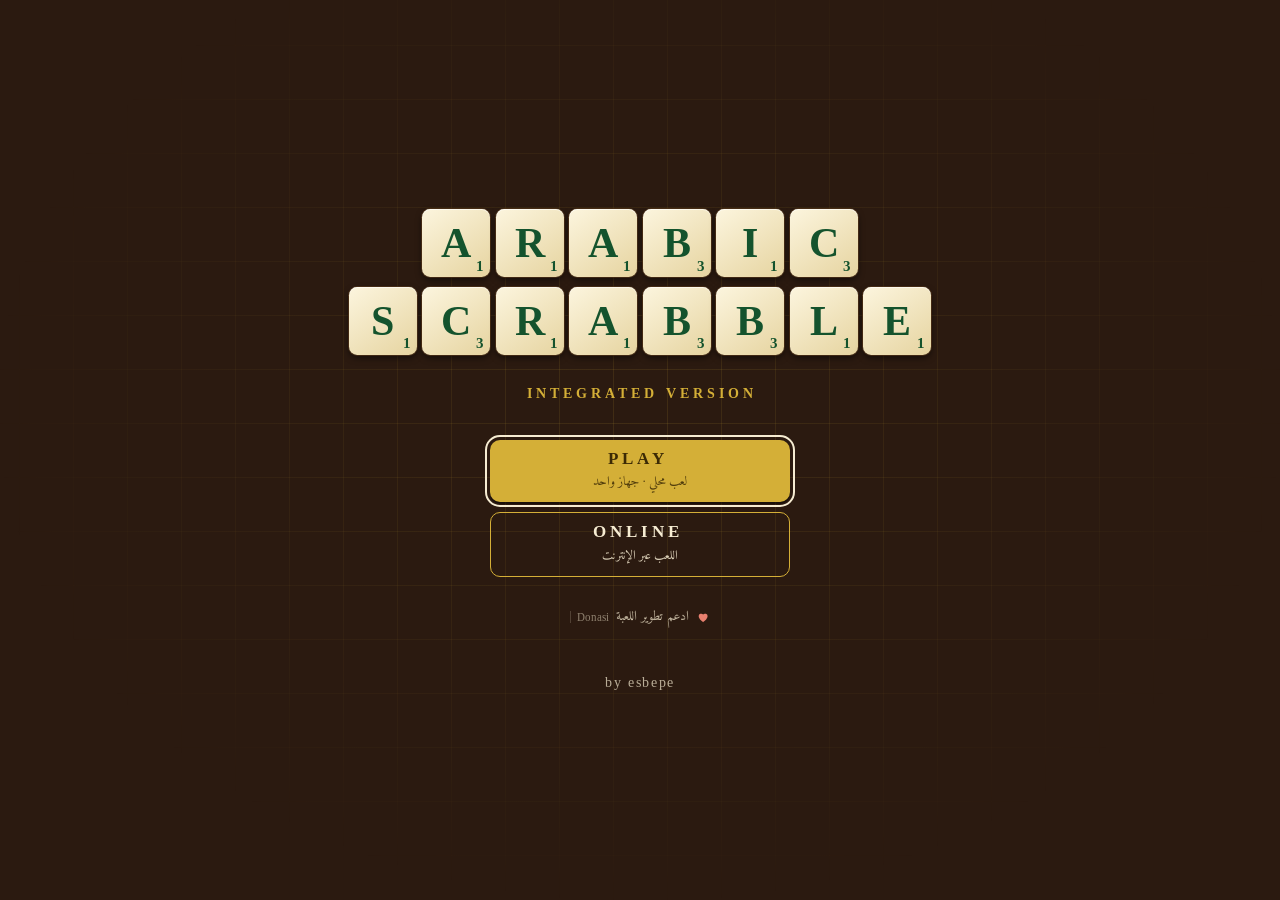
<file: index.html>
<!DOCTYPE html>
<html lang="ar" dir="rtl" data-theme="classic">
<head>
<meta charset="UTF-8">
<meta name="viewport" content="width=device-width, initial-scale=1, viewport-fit=cover">
<title>Arabic Scrabble — Integrated Version</title>
<meta name="description" content="لعبة سكرابل عربية لشخصين: على جهاز واحد أو عبر الإنترنت. Two-player Arabic Scrabble, local or online.">
<!-- PWA. All URLs are relative, so the game works at a domain root and under a sub-path such as /repo/. theme-color is kept in step with the chosen theme by js/pwa.js. -->
<link rel="manifest" href="manifest.webmanifest">
<meta name="theme-color" content="#2b1a10">
<link rel="icon" type="image/png" sizes="32x32" href="assets/icons/favicon-32.png">
<link rel="apple-touch-icon" href="assets/icons/apple-touch-icon.png">
<!-- Two names for one thing on purpose: Chromium wants mobile-web-app-capable; iOS before 16.4 only honours the apple- one (newer iOS reads the manifest). -->
<meta name="mobile-web-app-capable" content="yes">
<meta name="apple-mobile-web-app-capable" content="yes">
<meta name="apple-mobile-web-app-title" content="Arabic Scrabble">
<!-- "black" (opaque bar, page starts below it): legible with every theme, including the light Desert one, unlike black-translucent. -->
<meta name="apple-mobile-web-app-status-bar-style" content="black">
<!-- Pre-paint: reuse the saved theme id so there is no flash of the default theme. An unknown id simply matches no theme block, i.e. classic. themes.js validates it again at startup. -->
<script>try{var t=localStorage.getItem('scrabble.theme');if(t)document.documentElement.dataset.theme=t}catch(e){}
try{var d=document.documentElement.dataset;d.hist='drawer';var l=JSON.parse(localStorage.getItem('scrabble.layout'))||{};d.bstyle=/^(iconlabel|text)$/.test(l.bstyle)?l.bstyle:'icon';d.pdock=/^(top|middle)$/.test(l.pdock)?l.pdock:'bottom';if(l.layout==='duel'){d.layout='duel';if(l.p1==='right')d.swap='true'}if(l.hist==='docked')d.hist='docked';d.binfo=l.binfo==='on'?'on':'off'}catch(e){}</script>
<link rel="stylesheet" href="css/themes.css">
<link rel="stylesheet" href="css/style.css">
<link rel="stylesheet" href="css/float.css">
<link rel="stylesheet" href="css/cover.css">
<link rel="stylesheet" href="css/pwa.css">
<link rel="stylesheet" href="css/online.css">
<link rel="stylesheet" href="css/overlay.css">
<link rel="stylesheet" href="css/firstdraw.css">
</head>
<body>
<main class="app">
<section class="boardWrap">
<div id="board" class="board" role="grid" aria-label="لوح اللعب"></div>
<div id="bagInfo" class="bag"></div>
</section>
<section class="side">
<div id="netBar" class="netBar" hidden role="group" aria-label="حالة المباراة عبر الإنترنت"><span id="netGrip" class="netGrip" aria-label="تحريك الشريط"><svg class="ic" viewBox="0 0 24 24" aria-hidden="true"><path d="M9 6h.01M15 6h.01M9 12h.01M15 12h.01M9 18h.01M15 18h.01"/></svg></span><span id="netDot" class="netDot" aria-hidden="true"></span><span id="netState" class="netState" role="status" aria-live="polite"></span><button type="button" class="btn" id="netPause" hidden></button><button type="button" class="btn" id="netClaim" hidden disabled></button><button type="button" class="btn yes" id="netRematch" hidden>إعادة المباراة</button><button type="button" class="btn danger" id="netLeave">استسلام</button></div>
<div id="toast" role="status" aria-live="polite"></div>
<div class="players" id="players"></div>
<div class="ctrls">
<button class="btn main" id="bSubmit" aria-label="احتساب"><svg class="ic" viewBox="0 0 24 24" aria-hidden="true"><path d="M5 12.5l4.5 4.5L19 7.5"/></svg><span class="lbl">احتساب</span></button>
<button class="btn" id="bCancel"><svg class="ic" viewBox="0 0 24 24" aria-hidden="true"><rect x="4" y="4" width="16" height="16" rx="3"/><path d="M9 9l6 6M15 9l-6 6"/></svg><span class="lbl">إلغاء الحركة</span></button>
<button class="btn" id="bSwap"><svg class="ic" viewBox="0 0 24 24" aria-hidden="true"><path d="M4 8h14M14 4l4 4-4 4M20 16H6M10 12l-4 4 4 4"/></svg><span class="lbl">تبديل القطع</span><span class="bagBadge" id="bagBadge" aria-hidden="true"></span><span class="vh" id="bagSr"></span></button>
<button class="btn" id="bPass"><svg class="ic flip" viewBox="0 0 24 24" aria-hidden="true"><path d="M5 5l9 7-9 7zM18 5v14"/></svg><span class="lbl">تمرير الدور</span></button>
<button class="btn" id="bUndo"><svg class="ic flip" viewBox="0 0 24 24" aria-hidden="true"><path d="M9 14L4 9l5-5M4 9h10a6 6 0 010 12h-3"/></svg><span class="lbl">تراجع</span></button>
<button class="btn danger" id="bNew"><svg class="ic" viewBox="0 0 24 24" aria-hidden="true"><path d="M12 5v14M5 12h14"/></svg><span class="lbl">لعبة جديدة</span></button>
<button class="btn wide" id="bJudge"><svg class="ic" viewBox="0 0 24 24" aria-hidden="true"><path d="M12 4v16M7 20h10M5 8h14M5 8l-3 7a3 3 0 006 0zM19 8l-3 7a3 3 0 006 0z"/></svg><span class="lbl">تحكيم</span></button>
<button type="button" class="btn wide" id="bLog" aria-controls="hist" aria-expanded="false" aria-label="سجل الكلمات" title="سجل الكلمات"><svg class="ic" viewBox="0 0 24 24" aria-hidden="true"><path d="M4 6h12M4 12h12M4 18h12M20 6h.01M20 12h.01M20 18h.01"/></svg><span class="lbl">سجل الكلمات</span></button>
<button type="button" class="btn wide" id="bFs" aria-pressed="false" aria-label="ملء الشاشة" title="ملء الشاشة"><svg class="ic" viewBox="0 0 24 24" aria-hidden="true"><path d="M4 9V4h5M20 9V4h-5M4 15v5h5M20 15v5h-5"/></svg><span class="lbl">ملء الشاشة</span></button>
<button class="btn wide" id="bSettings"><svg class="ic" viewBox="0 0 24 24" aria-hidden="true"><path d="M4 7h9M17 7h3M4 17h3M11 17h9"/><circle cx="15" cy="7" r="2"/><circle cx="9" cy="17" r="2"/></svg><span class="lbl">الإعدادات</span></button>
</div>
<div class="tools" id="tools" role="group" aria-label="أدوات اللعبة"></div>
</section>
<aside class="hist" id="hist" aria-label="سجل الكلمات"><button type="button" class="histToggle" id="hToggle" aria-controls="hList" aria-expanded="true">إخفاء السجل</button><h2>سجل الكلمات</h2><p class="hbag" id="hBag"></p><ol class="hl" id="hList"></ol><p class="hbest" id="hBest"></p></aside>
</main>
<dialog id="dlg" aria-labelledby="dT"><h2 id="dT" tabindex="-1" autofocus></h2><div id="dM"></div><form method="dialog" id="dF"></form></dialog>
<dialog id="md" aria-labelledby="mT"><h2 id="mT" tabindex="-1" autofocus>اختر نمط الحروف</h2><form method="dialog" id="mf"></form><form method="dialog" class="dlgRow"><button class="btn" id="mCancel" value="">إلغاء</button></form></dialog>
<dialog id="sd" aria-labelledby="sT"><h2 id="sT" tabindex="-1" autofocus>مدة اللعبة</h2><p>الوقت لكل لاعب — تبدأ الساعة بعد أول حركة.</p><form method="dialog" id="sf"></form><form method="dialog" class="dlgRow"><button class="btn" value="back">رجوع</button></form></dialog>
<dialog id="bd" aria-labelledby="bT"><h2 id="bT" tabindex="-1" autofocus>اختر الحرف</h2><form method="dialog" id="bf"></form><form method="dialog" class="dlgRow"><button class="btn" value="">إلغاء</button></form></dialog>
<dialog id="jd" aria-labelledby="jT"><h2 id="jT" tabindex="-1" autofocus></h2><div id="jB"></div></dialog>
<dialog id="ad" aria-labelledby="aT">
<div class="fHead"><h2 id="aT" tabindex="-1">الإعدادات</h2><button type="button" class="btn fClose" id="aClose" aria-label="إغلاق" title="إغلاق"><svg class="ic" viewBox="0 0 24 24" aria-hidden="true"><path d="M6 6l12 12M18 6L6 18"/></svg></button></div>
<div class="setPanel">
<h3 class="setH">المظهر</h3>
<div class="thGrid" id="thB" role="group" aria-label="المظهر"></div>
<h3 class="setH" id="nmH">اللاعبون</h3>
<div class="dimList" id="nmB"></div>
<h3 class="setH">التخطيط</h3>
<div class="dimList" id="lyB"></div>
<button class="btn" id="flReset" type="button">إعادة ضبط العناصر العائمة</button>
<div id="hpSec" hidden>
<h3 class="setH">اللمس</h3>
<div class="dimList" id="hpB"></div>
</div>
<div id="fdSec"><h3 class="setH">بداية المباراة</h3><div class="dimList" id="fdB"></div></div>
<div id="rkSec"><h3 class="setH">الرفوف</h3><div class="dimList" id="rkB"></div></div>
<div id="psSec"><h3 class="setH">الإيقاف المؤقت</h3><p class="setNote">اضغط زر الإيقاف المؤقت (الدائري المثبّت في زاوية الشاشة، ويمكن سحبه) أو المفتاح P، لإيقاف اللعبة مؤقتًا. تتوقف الساعتان ويُخفى اللوح والرفوف حتى الاستئناف.</p><button type="button" class="btn" id="pauseNow">إيقاف مؤقت الآن</button></div>
<div id="lvSec"><h3 class="setH">المعاينة المباشرة</h3><div class="dimList" id="lvB"></div></div>
<h3 class="setH">نهاية اللعبة</h3>
<ul class="rulesList" id="endRules">
<li>تنتهي اللعبة بإحدى حالتين: ينتهي وقت أحد اللاعبين، أو يستخدم أحدهما كل قطعه بعد نفاد الكيس. الحركة التي لم تُرسَل عند انتهاء الوقت تُلغى.</li>
<li>عبر الإنترنت: من يستسلم تصبح نقاطه صفرًا فورًا ويفوز خصمه تلقائيًا.</li>
<li>الساعة على نمط الشطرنج: تُضاف 5 ثوانٍ إلى ساعتك بعد كل حركة تضع فيها قطعًا على اللوح. لا تُضاف عند التمرير أو التبديل، ولا عند إبطال الحركة بالتحكيم، ولا على الحركة التي تنهي اللعبة.</li>
<li>التمرير والتبديل غير محدودين ولا ينهيان اللعبة.</li>
<li>النتيجة النهائية = مجموع النقاط + (الدقائق المتبقية × 2) − قيمة القطع المتبقية على الرف.</li>
<li>تُقرَّب الدقائق إلى أقرب دقيقة، ونصف الدقيقة يُقرَّب للأسفل: ‎2:30 ← 2‎ و‎2:31 ← 3.</li>
<li>صحة الكلمات يقررها اللاعبان بالتحكيم؛ لا يوجد قاموس. القواعد التي يُحتكم إليها في القسم التالي.</li>
</ul>
<h3 class="setH" id="wrH">قواعد الكلمات</h3>
<div id="wrB" class="wrPanel"></div>
<h3 class="setH">التطبيق</h3>
<div class="pwaBox">
<p id="pwaStatus" class="pwaStatus" role="status"></p>
<button class="btn main" id="pwaInstall" type="button" hidden>تثبيت التطبيق</button>
<p id="pwaHint" class="pwaStatus" hidden></p>
<button type="button" class="btn" id="fsSet" aria-pressed="false" aria-label="ملء الشاشة" title="ملء الشاشة"><svg class="ic" viewBox="0 0 24 24" aria-hidden="true"><path d="M4 9V4h5M20 9V4h-5M4 15v5h5M20 15v5h-5"/></svg><span class="lbl">ملء الشاشة</span></button>
<a class="btn" id="pwaCheck" href="pwa-check.html">فحص التثبيت والاتصال</a>
</div>
</div>
</dialog>
<section id="cover" class="cover" aria-label="Arabic Scrabble Integrated Version" hidden>
<div class="coverInner">
<div id="coverTitle" class="coverTitle" role="img" aria-label="Arabic Scrabble"></div>
<p class="coverSub">INTEGRATED VERSION</p>
<nav class="coverMenu" aria-label="طريقة اللعب">
<button id="coverPlay" class="coverPlay" type="button"><span class="cbT">PLAY</span><small>لعب محلي · جهاز واحد</small></button>
<button id="coverOnline" class="coverOnline" type="button"><span class="cbT">ONLINE</span><small>اللعب عبر الإنترنت</small></button>
</nav>
<a id="coverDonate" class="donBtn" href="https://saweria.co/esbepe83" target="_blank" rel="noopener noreferrer" title="إن أعجبتك اللعبة فادعم تطويرها بتبرّع اختياري · Dukung pengembangan game ini lewat donasi sukarela."><svg class="ic" viewBox="0 0 24 24" aria-hidden="true"><path d="M12 20.5s-7.5-4.6-7.5-10.2A4.3 4.3 0 0112 7.6a4.3 4.3 0 017.5 2.7c0 5.6-7.5 10.2-7.5 10.2z"/></svg><span>ادعم تطوير اللعبة</span><span lang="id" dir="ltr" class="donId">Donasi</span><span class="sr">(يفتح في نافذة جديدة)</span></a>
<p class="coverBy">by esbepe</p>
</div>
<div id="pwaBar" class="pwaBar" role="region" aria-label="تثبيت التطبيق" hidden>
<p id="pwaBarText"></p>
<button type="button" class="btn main" id="pwaBarGo"></button>
<button type="button" class="btn pwaX" id="pwaBarX" aria-label="إخفاء الاقتراح" title="إخفاء الاقتراح"><svg class="ic" viewBox="0 0 24 24" aria-hidden="true"><path d="M6 6l12 12M18 6L6 18"/></svg></button>
</div>
</section>
<div id="pwaUpdate" class="pwaUpdate" role="status" hidden>
<p>يتوفر إصدار أحدث من اللعبة. سيُحفظ تقدّم المباراة قبل التحديث.</p>
<button type="button" class="btn main" id="pwaUpdateGo">تحديث الآن</button>
<button type="button" class="btn" id="pwaUpdateLater">لاحقًا</button>
</div>
<div id="mOv" class="mOv" hidden><div class="mOvCard" role="alertdialog" aria-modal="true" aria-labelledby="mOvT" aria-describedby="mOvB" tabindex="-1"><div class="mOvIc" id="mOvIc" aria-hidden="true"></div><h2 id="mOvT"></h2><div id="mOvB"></div><div class="mOvTime" id="mOvTime" hidden></div><div class="mOvAct" id="mOvAct"></div></div></div>
<dialog id="pd" aria-labelledby="pdT">
<h2 id="pdT" tabindex="-1" autofocus>تثبيت اللعبة على <span class="en">iPhone</span> و<span class="en">iPad</span></h2>
<ol class="pwaSteps">
<li>افتح هذه الصفحة في <span class="en"><b>Safari</b></span>.</li>
<li>اضغط زر <b>مشاركة</b> <span class="en">(Share)</span>: مربع يخرج منه سهم لأعلى. في <span class="en">iPhone</span> يكون في الشريط السفلي، وفي <span class="en">iPad</span> في أعلى الشاشة، وقد يظهر ضمن قائمة «⋯».</li>
<li>مرّر القائمة واختر <b>إضافة إلى الشاشة الرئيسية</b> <span class="en">(Add to Home Screen)</span>. إن لم تظهر فاختر «عرض المزيد» <span class="en">(View More)</span> أولًا.</li>
<li>إن ظهر خيار <b>فتح كتطبيق ويب</b> <span class="en">(Open as Web App)</span> فاتركه مفعّلًا لتُفتح اللعبة بملء الشاشة.</li>
<li>اضغط <b>إضافة</b> <span class="en">(Add)</span>، ثم افتح اللعبة من الأيقونة الجديدة.</li>
</ol>
<p class="pwaNote">قد تختلف أسماء الخيارات قليلًا بحسب لغة النظام وإصداره. لا يعرض <span class="en">iOS</span> رسالة تثبيت تلقائية، والتطبيق المثبّت يحتفظ بإعدادات ومباراة محفوظة منفصلة عن <span class="en">Safari</span>. تعمل اللعبة دون إنترنت بعد تحميلها مرة واحدة بنجاح.</p>
<form method="dialog" class="dlgRow"><button class="btn main" value="">حسنًا</button></form>
</dialog>
<section id="lobby" class="lobby" aria-label="اللعب عبر الإنترنت" hidden></section>
<script type="module" src="js/main.js"></script>
</body>
</html>
</file>
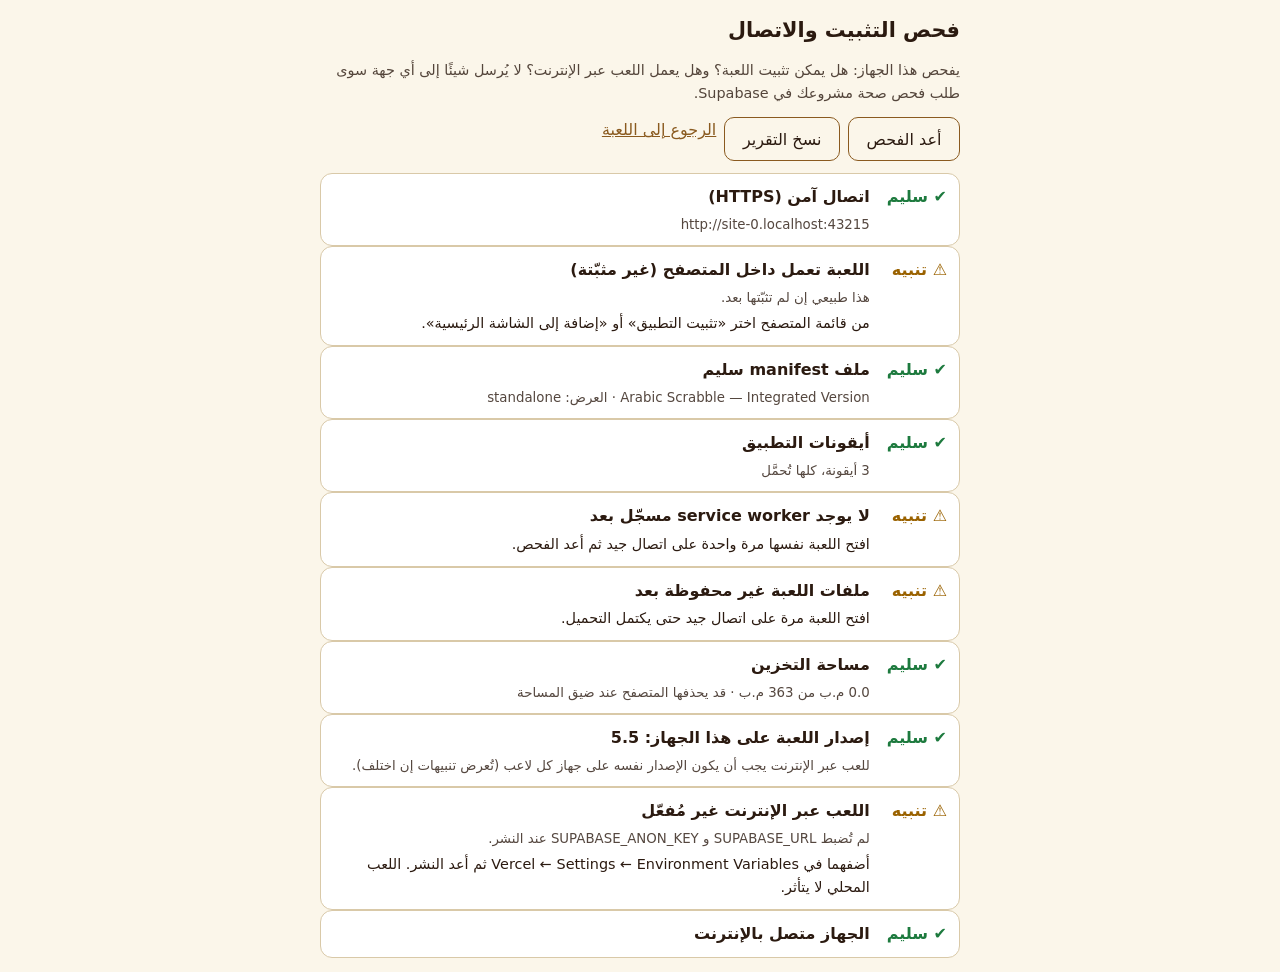
<file: pwa-check.html>
<!DOCTYPE html>
<html lang="ar" dir="rtl">
<head>
<meta charset="UTF-8">
<meta name="viewport" content="width=device-width, initial-scale=1, viewport-fit=cover">
<title>فحص التثبيت والاتصال — Arabic Scrabble</title>
<meta name="robots" content="noindex">
<link rel="manifest" href="manifest.webmanifest">
<style>
:root{color-scheme:light dark;--bg:#fbf6ea;--fg:#2b1a10;--card:#fff;--line:#d9c9a8;--ok:#1d7a3e;--warn:#9a6200;--bad:#b3261e;--acc:#8a5a1f}
@media(prefers-color-scheme:dark){:root{--bg:#1e140d;--fg:#f6ecd2;--card:#2b1a10;--line:#5a4126;--ok:#6ee09a;--warn:#f0b24a;--bad:#ff8a8a;--acc:#d4af37}}
*{box-sizing:border-box}body{margin:0;padding:max(14px,env(safe-area-inset-top)) 14px max(14px,env(safe-area-inset-bottom));background:var(--bg);color:var(--fg);font:16px/1.6 system-ui,"Segoe UI",Tahoma,sans-serif}
main{max-width:640px;margin:0 auto;display:grid;gap:12px}h1{margin:0;font-size:1.3rem}p{margin:0}.sub{opacity:.8;font-size:.9rem}
.row{display:grid;grid-template-columns:auto 1fr;gap:4px 10px;align-items:start;padding:10px 12px;border:1px solid var(--line);border-radius:12px;background:var(--card)}
.st{font-weight:700;min-width:4.2em}.ok .st{color:var(--ok)}.warn .st{color:var(--warn)}.bad .st{color:var(--bad)}
.row b{display:block}.row small{display:block;opacity:.8;grid-column:2;word-break:break-word}.row .fix{grid-column:2;font-size:.9rem}
.tech{font:.75rem ui-monospace,monospace;direction:ltr;text-align:left;opacity:.75}
button{font:inherit;min-height:44px;padding:0 1.1em;border-radius:10px;border:1px solid var(--acc);background:transparent;color:var(--fg);cursor:pointer}button:focus-visible{outline:3px solid var(--acc);outline-offset:2px}
.bar{display:flex;flex-wrap:wrap;gap:8px}a{color:var(--acc)}
</style>
</head>
<body>
<main>
<h1>فحص التثبيت والاتصال</h1>
<p class="sub">يفحص هذا الجهاز: هل يمكن تثبيت اللعبة؟ وهل يعمل اللعب عبر الإنترنت؟ لا يُرسل شيئًا إلى أي جهة سوى طلب فحص صحة مشروعك في Supabase.</p>
<div class="bar"><button id="again" type="button">أعد الفحص</button><button id="copy" type="button">نسخ التقرير</button><button id="install" type="button" hidden>تثبيت التطبيق</button><a href="./">الرجوع إلى اللعبة</a></div>
<div id="out" role="status" aria-live="polite"></div>
</main>
<script>
(() => {
const out = document.getElementById('out'), rows = [];
let deferred = null;
addEventListener('beforeinstallprompt', e => { e.preventDefault(); deferred = e; document.getElementById('install').hidden = false; });
const ua = navigator.userAgent, iOS = /iPad|iPhone|iPod/.test(ua) || (navigator.platform === 'MacIntel' && navigator.maxTouchPoints > 1);
const esc = s => String(s).replace(/[&<>"]/g, c => ({ '&': '&amp;', '<': '&lt;', '>': '&gt;', '"': '&quot;' }[c]));
function add(level, title, note, fix, tech) { rows.push({ level, title, note, fix, tech }); }
const LBL = { ok: '✔ سليم', warn: '⚠ تنبيه', bad: '✖ مشكلة' };
function paint() {
  out.innerHTML = rows.map(r => `<div class="row ${r.level}"><span class="st">${LBL[r.level]}</span><b>${esc(r.title)}</b>${r.note ? `<small>${esc(r.note)}</small>` : ''}${r.fix ? `<span class="fix">${esc(r.fix)}</span>` : ''}${r.tech ? `<small class="tech">${esc(r.tech)}</small>` : ''}</div>`).join('');
}
const get = async (u, o) => { const c = new AbortController(), t = setTimeout(() => c.abort(), 8000); try { return await fetch(u, { cache: 'no-store', signal: c.signal, ...o }); } finally { clearTimeout(t); } };

async function run() {
  rows.length = 0; out.setAttribute('aria-busy', 'true');
  // 1. secure context
  if (window.isSecureContext) add('ok', 'اتصال آمن (HTTPS)', location.protocol + '//' + location.host);
  else add('bad', 'الصفحة ليست على اتصال آمن', 'التثبيت وعمل الوضع دون إنترنت يتطلبان HTTPS (أو localhost).', 'افتح الموقع عبر رابط https.');
  // 2. display mode
  const standalone = matchMedia('(display-mode: standalone)').matches || navigator.standalone === true;
  add(standalone ? 'ok' : 'warn', standalone ? 'اللعبة تعمل كتطبيق مثبّت' : 'اللعبة تعمل داخل المتصفح (غير مثبّتة)', standalone ? '' : 'هذا طبيعي إن لم تثبّتها بعد.',
    standalone ? '' : iOS ? 'في iPhone/iPad: Safari ← مشاركة ← إضافة إلى الشاشة الرئيسية. لا يعرض iOS رسالة تثبيت تلقائية.' : (deferred ? 'اضغط «تثبيت التطبيق» أعلاه.' : 'من قائمة المتصفح اختر «تثبيت التطبيق» أو «إضافة إلى الشاشة الرئيسية».'));
  // 3. manifest
  try {
    const link = document.querySelector('link[rel=manifest]'), r = await get(link.href);
    if (!r.ok) throw new Error('HTTP ' + r.status);
    const m = await r.json(), miss = ['name', 'short_name', 'start_url', 'display', 'icons'].filter(k => !m[k]);
    add(miss.length ? 'bad' : 'ok', miss.length ? 'ملف manifest ناقص' : 'ملف manifest سليم', miss.length ? 'ينقصه: ' + miss.join(', ') : `${m.name} · العرض: ${m.display}`);
    const bad = [];
    for (const i of m.icons || []) { try { const x = await get(new URL(i.src, link.href)); if (!x.ok) bad.push(i.src + ' (' + x.status + ')'); } catch { bad.push(i.src); } }
    const has = (s, p) => (m.icons || []).some(i => i.sizes === s && i.purpose === p);
    add(bad.length ? 'bad' : (has('192x192', 'any') && has('512x512', 'any') && has('512x512', 'maskable') ? 'ok' : 'warn'), 'أيقونات التطبيق', bad.length ? 'لا تُحمَّل: ' + bad.join(', ') : `${(m.icons || []).length} أيقونة، كلها تُحمَّل`, has('192x192', 'any') && has('512x512', 'any') ? '' : 'ينقص حجم 192 أو 512 (any) لعرض شرط التثبيت.');
  } catch (e) { add('bad', 'تعذّر قراءة manifest', '', 'تأكد أن manifest.webmanifest منشور بجانب index.html.', String(e)); }
  // 4. service worker
  if (!('serviceWorker' in navigator)) add('bad', 'المتصفح لا يدعم service worker', 'لن تعمل اللعبة دون إنترنت ولن يمكن تثبيتها كاملةً.');
  else {
    try {
      const reg = await navigator.serviceWorker.getRegistration('./');
      if (!reg) add('warn', 'لا يوجد service worker مسجّل بعد', '', 'افتح اللعبة نفسها مرة واحدة على اتصال جيد ثم أعد الفحص.');
      else {
        const w = reg.active || reg.waiting || reg.installing, ctl = !!navigator.serviceWorker.controller;
        add(reg.active ? 'ok' : 'warn', 'service worker: ' + (w ? w.state : '؟'), `النطاق: ${new URL(reg.scope).pathname} · ${ctl ? 'يتحكم بهذه الصفحة' : 'لا يتحكم بهذه الصفحة بعد (أعد التحميل)'}`);
        if (reg.waiting) add('warn', 'يوجد إصدار أحدث ينتظر التفعيل', '', 'أغلق كل نوافذ اللعبة ثم افتحها، أو اضغط «تحديث الآن» داخل اللعبة.');
      }
      const names = (await caches.keys()).filter(k => k.startsWith('arabic-scrabble-'));
      const sw = await (await get('sw.js')).text(), ver = (/const VERSION = '([^']+)'/.exec(sw) || [])[1];
      const shell = names.find(n => n.startsWith('arabic-scrabble-shell-'));
      let n = 0; if (shell) n = (await (await caches.open(shell)).keys()).length;
      add(shell ? (ver && shell.endsWith(ver) ? 'ok' : 'warn') : 'warn', shell ? `ملفات اللعبة محفوظة للعمل دون إنترنت (${n} ملفًا)` : 'ملفات اللعبة غير محفوظة بعد', shell ? (ver && shell.endsWith(ver) ? 'الإصدار الحالي: ' + ver : `المحفوظ ${shell.replace('arabic-scrabble-shell-', '')} والمنشور ${ver || '؟'} — سيتحدّث عند التحديث`) : '', shell ? '' : 'افتح اللعبة مرة على اتصال جيد حتى يكتمل التحميل.');
    } catch (e) { add('warn', 'تعذّر فحص التخزين المحلي', '', '', String(e)); }
  }
  // 5. storage
  try {
    if (navigator.storage?.estimate) { const { usage, quota } = await navigator.storage.estimate(); const p = navigator.storage.persisted ? await navigator.storage.persisted() : null;
      add(p === false && iOS ? 'warn' : 'ok', 'مساحة التخزين', `${(usage / 1048576).toFixed(1)} م.ب من ${(quota / 1048576).toFixed(0)} م.ب${p === null ? '' : p ? ' · محمية من الحذف' : ' · قد يحذفها المتصفح عند ضيق المساحة'}`); }
  } catch { /* optional */ }
  try { const { APP_VERSION } = await import('./js/version.js'); add('ok', 'إصدار اللعبة على هذا الجهاز: ' + APP_VERSION, 'للعب عبر الإنترنت يجب أن يكون الإصدار نفسه على جهاز كل لاعب (تُعرض تنبيهات إن اختلف).'); } catch { add('warn', 'تعذّر قراءة إصدار اللعبة'); }
  // 6. online play
  try {
    const { ONLINE_ENV } = await import('./js/online/env.js');
    if (!ONLINE_ENV.url || !ONLINE_ENV.anonKey) add('warn', 'اللعب عبر الإنترنت غير مُفعّل', 'لم تُضبط SUPABASE_URL و SUPABASE_ANON_KEY عند النشر.', 'أضفهما في Vercel ← Settings ← Environment Variables ثم أعد النشر. اللعب المحلي لا يتأثر.');
    else {
      const host = new URL(ONLINE_ENV.url).host;
      add('ok', 'إعدادات اللعب عبر الإنترنت موجودة', host);
      try {
        const r = await get(ONLINE_ENV.url.replace(/\/$/, '') + '/auth/v1/health', { headers: { apikey: ONLINE_ENV.anonKey } });
        add(r.ok ? 'ok' : r.status === 401 ? 'bad' : 'warn', r.ok ? 'مشروع Supabase يستجيب' : r.status === 401 ? 'المفتاح العام (SUPABASE_ANON_KEY) مرفوض' : 'مشروع Supabase أجاب بخطأ', 'HTTP ' + r.status, r.ok ? '' : r.status === 401 ? 'انسخ المفتاح العام من Project Settings ← API ثم أعد النشر.' : 'تأكد أن المشروع غير متوقف (Paused).');
        if (r.ok) {
          const f = await get(ONLINE_ENV.url.replace(/\/$/, '') + '/functions/v1/eas-game', { method: 'OPTIONS' }).catch(e => ({ ok: false, status: 0, e }));
          add(f.status === 404 ? 'bad' : f.status === 0 ? 'warn' : 'ok', f.status === 404 ? 'الدالة eas-game غير منشورة' : f.status === 0 ? 'تعذّر الوصول إلى الدالة eas-game' : 'الدالة eas-game موجودة', 'HTTP ' + f.status, f.status === 404 ? 'انشرها: supabase functions deploy eas-game' : f.status === 0 ? 'قد يكون السبب الشبكة أو قيمة ALLOWED_ORIGIN.' : '');
        }
      } catch (e) { add('bad', 'تعذّر الوصول إلى Supabase', host, 'تحقق من الإنترنت ومن رابط المشروع ومن أنه غير متوقف.', String(e)); }
    }
  } catch (e) { add('warn', 'تعذّر قراءة إعدادات الاتصال', '', '', String(e)); }
  add(navigator.onLine ? 'ok' : 'warn', navigator.onLine ? 'الجهاز متصل بالإنترنت' : 'الجهاز غير متصل بالإنترنت');
  out.removeAttribute('aria-busy'); paint();
}
document.getElementById('again').onclick = run;
document.getElementById('install').onclick = async () => { if (!deferred) return; deferred.prompt(); await deferred.userChoice.catch(() => {}); deferred = null; document.getElementById('install').hidden = true; };
document.getElementById('copy').onclick = async e => {
  const t = rows.map(r => `[${r.level}] ${r.title}${r.note ? ' — ' + r.note : ''}${r.tech ? ' (' + r.tech + ')' : ''}`).join('\n') + '\n' + ua;
  try { await navigator.clipboard.writeText(t); e.target.textContent = 'تم النسخ ✓'; } catch { const a = Object.assign(document.createElement('textarea'), { value: t }); document.body.append(a); a.select(); try { document.execCommand('copy'); e.target.textContent = 'تم النسخ ✓'; } catch { e.target.textContent = 'تعذّر النسخ'; } a.remove(); }
  setTimeout(() => { e.target.textContent = 'نسخ التقرير'; }, 1600);
};
run();
})();
</script>
</body>
</html>
</file>
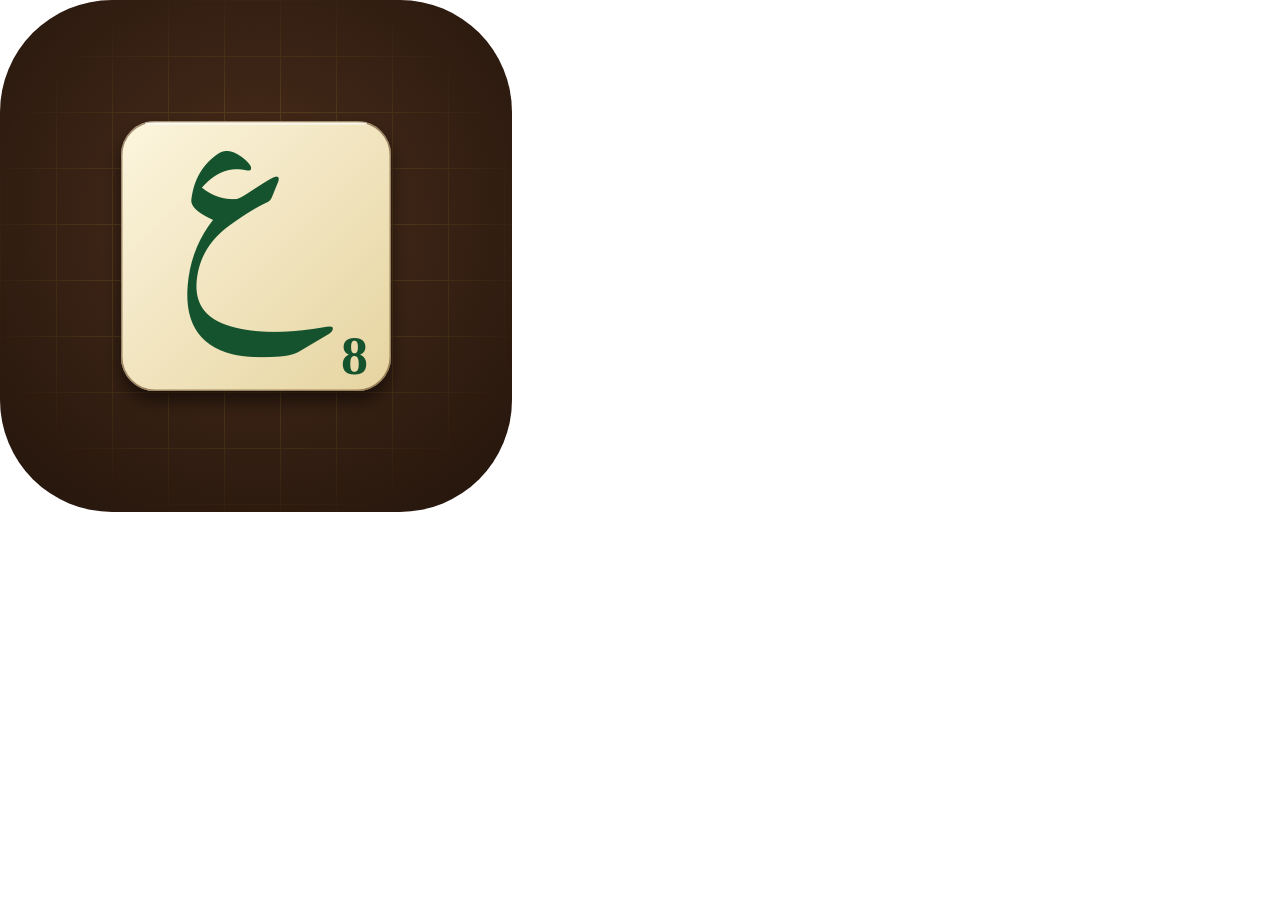
<file: tools/icon-source.html>
<!DOCTYPE html>
<!-- Source artwork for the PWA icons (rendered to PNG by tools/make-icons.mjs).
     Same identity as the cover screen: dark wood scene, faint gold board grid, one cream game tile with a dark-green letter and its value.
     Query string: ?size=512&shape=any|full   any = rounded corners on transparent (manifest "any"), full = full-bleed square (maskable, Apple touch icon). -->
<meta charset="utf-8">
<style>
@font-face{font-family:IconAmiri;font-weight:700;src:url('../assets/fonts/Amiri-Bold.woff2') format('woff2')}
@font-face{font-family:IconTinos;font-weight:700;src:url('../assets/fonts/Tinos-Bold.woff2') format('woff2')}
html,body{margin:0;background:transparent}svg{display:block}
</style>
<body>
<svg id="art" xmlns="http://www.w3.org/2000/svg" viewBox="0 0 512 512">
  <defs>
    <radialGradient id="wood" cx="50%" cy="42%" r="75%"><stop offset="0" stop-color="#4a2d1b"/><stop offset="1" stop-color="#24150c"/></radialGradient>
    <linearGradient id="tile" x1="0" y1="0" x2="1" y2="1"><stop offset="0" stop-color="#fcf5de"/><stop offset="1" stop-color="#e6d4a0"/></linearGradient>
    <radialGradient id="fade" cx="50%" cy="50%" r="55%"><stop offset="0" stop-color="#fff"/><stop offset="1" stop-color="#000"/></radialGradient>
    <mask id="gridMask"><rect width="512" height="512" fill="url(#fade)"/></mask>
    <pattern id="grid" width="56" height="56" patternUnits="userSpaceOnUse" x="0" y="0">
      <path d="M56 0H0V56" fill="none" stroke="#d4af37" stroke-opacity=".30" stroke-width="2"/>
    </pattern>
    <clipPath id="clip"><rect id="clipRect" width="512" height="512" rx="0"/></clipPath>
    <filter id="drop" x="-20%" y="-20%" width="140%" height="150%"><feDropShadow dx="0" dy="10" stdDeviation="9" flood-color="#000" flood-opacity=".55"/></filter>
  </defs>
  <g clip-path="url(#clip)">
    <rect width="512" height="512" fill="url(#wood)"/>
    <rect width="512" height="512" fill="url(#grid)" mask="url(#gridMask)"/>
    <!-- tile: 270 px keeps its corners inside the 80 % maskable safe circle (half-diagonal 191 < 204) -->
    <g filter="url(#drop)">
      <rect x="121" y="121" width="270" height="270" rx="34" fill="url(#tile)"/>
    </g>
    <rect x="121.75" y="121.75" width="268.5" height="268.5" rx="33.5" fill="none" stroke="#5a3a1a" stroke-opacity=".55" stroke-width="1.5"/>
    <path d="M146 123.5H366" stroke="#fff" stroke-opacity=".7" stroke-width="2" stroke-linecap="round"/>
    <text id="letter" font-family="IconAmiri" font-weight="700" font-size="215" fill="#14532d">ع</text>
    <text id="value" font-family="IconTinos" font-weight="700" font-size="54" fill="#14532d" text-anchor="end" x="368" y="374">8</text>
  </g>
</svg>
<script>
(async () => {
  const q = new URLSearchParams(location.search), size = +q.get('size') || 512, full = q.get('shape') === 'full';
  await Promise.all([document.fonts.load('700 215px IconAmiri', 'ع'), document.fonts.load('700 54px IconTinos', '8')]);
  const svg = document.getElementById('art'); svg.setAttribute('width', size); svg.setAttribute('height', size);
  document.getElementById('clipRect').setAttribute('rx', full ? 0 : 112);
  // centre the INK of the glyph (not its em box) in the upper part of the tile, above the value digit; same idea as GLYPH in js/config.js
  const c = document.createElement('canvas').getContext('2d'); c.font = '700 215px IconAmiri';
  const m = c.measureText('ع'), inkW = m.actualBoundingBoxLeft + m.actualBoundingBoxRight, inkH = m.actualBoundingBoxAscent + m.actualBoundingBoxDescent;
  const L = document.getElementById('letter');
  L.setAttribute('x', 256 - inkW / 2 + m.actualBoundingBoxLeft);
  L.setAttribute('y', 252 - inkH / 2 + m.actualBoundingBoxAscent);
  document.body.dataset.ready = '1';
})();
</script>
</body>
</file>
<file: css/themes.css>
/* Theme palettes. Themes are purely visual: they only define the custom properties below (colours, never sizes).
   js/themes.js sets <html data-theme="id">; an unknown id matches no block, so the :root (classic) values apply.
   Token groups: page/text · panels · dialogs · buttons · board · premium squares · tiles (incl. --tile-cast: colour of the shadow a placed tile casts) · racks · toast · states · cover.
   Every theme defines every token. Text/background pairs were checked for WCAG AA (4.5:1) contrast. */

/* ---------- Classic Wood (default) ---------- */
:root,
[data-theme="classic"] {
  --bg-page-1:#4a2d1b; --bg-page-2:#24150c;
  --text-main:#f6ecd2; --accent:#d4af37; --accent-text:#d4af37; --accent-ink:#3b2a05;
  --focus:#d4af37; --focus-halo:#1a0f08;

  --panel-bg:#1a0f08cc; --panel-line:#b8893f55; --surface-inset:#0004; --chip-bg:#0006; --chip-line:#d4af3755;
  --dialog-bg:#2b1a10; --dialog-line:#d4af37; --backdrop:#000a;

  --btn-1:#6b4428; --btn-2:#4a2c18; --btn-text:#f6ecd2; --btn-line:#0006;
  --btn-main-1:#1f7a46; --btn-main-2:#14532d; --btn-main-text:#f6ecd2;
  --btn-danger-1:#9a2d3e; --btn-danger-2:#6b1826; --btn-danger-text:#f6ecd2;

  --board-1:#6b4428; --board-2:#4a2c18; --board-line:#2a170b; --board-rim:#b8893f55;
  --sq-empty:#b98f58; --sq-line:#0004;
  --premium-dl:#3e7d97; --premium-tl:#1d4f91; --premium-dw:#b24a5a; --premium-tw:#760f22; --premium-star:#c9a227;
  --premium-text:#ffffff; --premium-star-text:#3b2a05;

  --tile-1:#fcf5de; --tile-2:#e6d4a0; --tile-text:#14532d; --tile-blank-text:#9a3412; --tile-edge:#5a3a1a99; --tile-cast:#000b;
  --tile-p1:#9b1c2b; --tile-p2:#1b4f9c; --tile-cur-1:#ffeeb0; --tile-cur-2:#f3cf63;
  --tile-pick-ring:#d4af37; --tile-pick-blink:#14532d;
  --tile-swap-1:#f3c9cd; --tile-swap-2:#d99aa1; --tile-swap-text:#4a0f1a; --tile-swap-ring:#ff9aa8;

  --rack-1:#5a381f; --rack-2:#3d2412; --slot-bg:#0003;

  --ok-bg:#14532dee; --ok-text:#ffffff; --bad-bg:#7a2433ee; --bad-text:#ffffff;
  --turn-dot:#4ade80; --player-1:#d4af37; --player-2:#6f9db0;
  --time-low:#fbbf24; --time-crit:#f87171; --verdict-ok:#4ade80; --verdict-bad:#f87171;

  --cover-1:#5a3822; --cover-2:#2b1a10;
}

/* ---------- Dark: charcoal, high-contrast tiles ---------- */
[data-theme="dark"] {
  --bg-page-1:#262a31; --bg-page-2:#121316;
  --text-main:#e9e7e2; --accent:#f0b84a; --accent-text:#f0b84a; --accent-ink:#261a00;
  --focus:#ffd479; --focus-halo:#000000;

  --panel-bg:#1d2026e6; --panel-line:#4d5260; --surface-inset:#0006; --chip-bg:#0007; --chip-line:#f0b84a66;
  --dialog-bg:#1c1f25; --dialog-line:#f0b84a; --backdrop:#000b;

  --btn-1:#3b404c; --btn-2:#2b2f38; --btn-text:#ecebe6; --btn-line:#0008;
  --btn-main-1:#1f7a46; --btn-main-2:#16603a; --btn-main-text:#ffffff;
  --btn-danger-1:#b0364a; --btn-danger-2:#8a2a3b; --btn-danger-text:#ffffff;

  --board-1:#2c3039; --board-2:#1e2128; --board-line:#08090b; --board-rim:#606673;
  --sq-empty:#3b404b; --sq-line:#0006;
  --premium-dl:#2a7a9c; --premium-tl:#3e5fc4; --premium-dw:#b94560; --premium-tw:#9c1f2c; --premium-star:#e0b43a;
  --premium-text:#ffffff; --premium-star-text:#261a00;

  --tile-1:#f3eee2; --tile-2:#dcd4c0; --tile-text:#1d2b24; --tile-blank-text:#a3361d; --tile-edge:#000000aa; --tile-cast:#000;
  --tile-p1:#9b1c2b; --tile-p2:#1b4f9c; --tile-cur-1:#ffeeb0; --tile-cur-2:#f4d576;
  --tile-pick-ring:#ffd479; --tile-pick-blink:#4fd18b;
  --tile-swap-1:#f4c6cc; --tile-swap-2:#e39aa5; --tile-swap-text:#4a0f1a; --tile-swap-ring:#ff7a8f;

  --rack-1:#30343e; --rack-2:#23262d; --slot-bg:#00000055;

  --ok-bg:#1f7a46f2; --ok-text:#ffffff; --bad-bg:#b0364af2; --bad-text:#ffffff;
  --turn-dot:#5be39a; --player-1:#f0b84a; --player-2:#5bb6e0;
  --time-low:#ffc94d; --time-crit:#ff7b7b; --verdict-ok:#5be39a; --verdict-bad:#ff7b7b;

  --cover-1:#2f333c; --cover-2:#1a1c21;
}

/* ---------- Emerald: deep green, cream, gold ---------- */
[data-theme="emerald"] {
  --bg-page-1:#145a43; --bg-page-2:#07281d;
  --text-main:#f5edd5; --accent:#dcb94e; --accent-text:#e3c35d; --accent-ink:#2d2203;
  --focus:#f5d676; --focus-halo:#031a12;

  --panel-bg:#0a3022d9; --panel-line:#dcb94e66; --surface-inset:#00000055; --chip-bg:#00000055; --chip-line:#dcb94e66;
  --dialog-bg:#0d3a2a; --dialog-line:#dcb94e; --backdrop:#000b;

  --btn-1:#1d5a47; --btn-2:#143f31; --btn-text:#f5edd5; --btn-line:#00000066;
  --btn-main-1:#d6b23c; --btn-main-2:#b8921f; --btn-main-text:#2a1f02;
  --btn-danger-1:#a63446; --btn-danger-2:#7c2433; --btn-danger-text:#ffffff;

  --board-1:#1d6a50; --board-2:#134634; --board-line:#052217; --board-rim:#dcb94e88;
  --sq-empty:#2e8266; --sq-line:#00000055;
  --premium-dl:#1f7d8f; --premium-tl:#20509c; --premium-dw:#ad562f; --premium-tw:#8c1f33; --premium-star:#dcb94e;
  --premium-text:#ffffff; --premium-star-text:#2d2203;

  --tile-1:#fcf6e0; --tile-2:#ecdfb0; --tile-text:#0f4a36; --tile-blank-text:#9c3a12; --tile-edge:#0a2a1ebb; --tile-cast:#000c;
  --tile-p1:#9b1c2b; --tile-p2:#1b4f9c; --tile-cur-1:#ffeeb0; --tile-cur-2:#f2d066;
  --tile-pick-ring:#f5d676; --tile-pick-blink:#0f4a36;
  --tile-swap-1:#f6d2c6; --tile-swap-2:#e0a591; --tile-swap-text:#4a0f1a; --tile-swap-ring:#ffa0ac;

  --rack-1:#174d3a; --rack-2:#0f3829; --slot-bg:#00000055;

  --ok-bg:#11865af2; --ok-text:#ffffff; --bad-bg:#a63446f2; --bad-text:#ffffff;
  --turn-dot:#8dffbe; --player-1:#dcb94e; --player-2:#7fd0c4;
  --time-low:#ffd24d; --time-crit:#ff8a8a; --verdict-ok:#8dffbe; --verdict-bad:#ff9a9a;

  --cover-1:#1f6b50; --cover-2:#0d3a2a;
}

/* ---------- Desert: sand, terracotta, warm brown, ivory (a light theme) ---------- */
[data-theme="desert"] {
  --bg-page-1:#ead9b8; --bg-page-2:#d3b98a;
  --text-main:#3b2616; --accent:#b8862b; --accent-text:#7a4f0a; --accent-ink:#2e1d08;
  --focus:#3b2616; --focus-halo:#fff8e8;

  --panel-bg:#fff8e8e6; --panel-line:#a67c3e99; --surface-inset:#6b43201f; --chip-bg:#f1e2c3; --chip-line:#a67c3e99;
  --dialog-bg:#fff6e2; --dialog-line:#a8571f; --backdrop:#2a180a99;

  --btn-1:#a95630; --btn-2:#8f4223; --btn-text:#fff8e8; --btn-line:#5a2a1066;
  --btn-main-1:#3f7a55; --btn-main-2:#2d5e3f; --btn-main-text:#fff8e8;
  --btn-danger-1:#a8322a; --btn-danger-2:#832019; --btn-danger-text:#fff8e8;

  --board-1:#8d5a32; --board-2:#6e4326; --board-line:#4a2c15; --board-rim:#d6a85a99;
  --sq-empty:#e8d2a4; --sq-line:#6b43204d;
  --premium-dl:#377a84; --premium-tl:#1c4768; --premium-dw:#b5532f; --premium-tw:#7e2217; --premium-star:#d4a73a;
  --premium-text:#ffffff; --premium-star-text:#2e1d08;

  --tile-1:#fffaf0; --tile-2:#f2e4c4; --tile-text:#3b2616; --tile-blank-text:#a3361d; --tile-edge:#7a5a2eaa; --tile-cast:#3a2210cc;
  --tile-p1:#9b1c2b; --tile-p2:#1b4f9c; --tile-cur-1:#ffeab4; --tile-cur-2:#f4d27a;
  --tile-pick-ring:#a8571f; --tile-pick-blink:#3f7a55;
  --tile-swap-1:#f6d0c0; --tile-swap-2:#e6a58e; --tile-swap-text:#4a0f1a; --tile-swap-ring:#fff3e6;

  --rack-1:#8d6238; --rack-2:#704a28; --slot-bg:#0003;

  --ok-bg:#3f7a55; --ok-text:#ffffff; --bad-bg:#a8322a; --bad-text:#ffffff;
  --turn-dot:#2d7a46; --player-1:#a8571f; --player-2:#245a68;
  --time-low:#8a5200; --time-crit:#b3261e; --verdict-ok:#1f6b3a; --verdict-bad:#b3261e;

  --cover-1:#7a3b22; --cover-2:#3d1d10;
}

/* ---------- Two players, two colours ----------
   Each player owns one colour (the theme's --player-1 / --player-2, which already tint the word log) wherever that player is shown: the name, the score, a stripe on the panel
   and the result card. Warm vs cool, so the two are told apart at a glance and not by colour alone: the clock, the dot and the "turn" glow are unchanged. */
#pn0{--pc:var(--player-1)}#pn1{--pc:var(--player-2)}
.panel{position:relative}
.panel::before{content:"";position:absolute;inset-block:10px;inset-inline-start:0;width:4px;border-radius:0 3px 3px 0;background:var(--pc);pointer-events:none}
[dir="rtl"] .panel::before{border-radius:3px 0 0 3px}
.panel .pname{color:var(--pc)}
.hi .hp,.hh .hp{color:var(--accent-text)}
.hi.p0 .hn,.hi.p0 .hh>span:nth-child(2){color:var(--player-1)}.hi.p1 .hn,.hi.p1 .hh>span:nth-child(2){color:var(--player-2)}
.resCard:nth-child(1){--pc:var(--player-1)}.resCard:nth-child(2){--pc:var(--player-2)}
.resCard .resName{color:var(--pc)}.resCard{border-color:color-mix(in srgb,var(--pc) 55%,transparent)}.resCard.win{border-color:var(--accent)}

/* ---------- Placed tiles keep their player's colour ----------
   The letter and its value take the colour of whoever placed the tile (--tile-p1 warm crimson, --tile-p2 cool blue; both dark enough for the cream tiles and for the gold "current" tile).
   A blank keeps a dotted line under its letter, since its old orange letter can no longer say "blank". Swap-selected tiles keep their own swap colours. */
.tile[data-o="0"]:not(.swp){color:var(--tile-p1)}.tile[data-o="1"]:not(.swp){color:var(--tile-p2)}
.tile[data-o="0"]:not(.swp) b{color:var(--tile-p1)}.tile[data-o="1"]:not(.swp) b{color:var(--tile-p2)}
.tile.blank[data-o]:not(.swp) b{text-decoration:underline dotted;text-decoration-thickness:.08em;text-underline-offset:.14em}
</file>
<file: css/style.css>
/* Layout + component styles. Every colour comes from a theme token (css/themes.css); sizes never depend on the theme.
   One bundled font set for every device: Amiri (Arabic) + Tinos (Latin, digits, punctuation). No system fonts are used, so desktop and mobile look identical. */
@font-face{font-family:'ScrabbleMix';font-weight:400;font-display:swap;
 src:url('../assets/fonts/Amiri-Regular.woff2') format('woff2');
 unicode-range:U+0600-06FF,U+0750-077F,U+08A0-08FF,U+FB50-FDFF,U+FE70-FEFF}
@font-face{font-family:'ScrabbleMix';font-weight:700;font-display:swap;
 src:url('../assets/fonts/Amiri-Bold.woff2') format('woff2');
 unicode-range:U+0600-06FF,U+0750-077F,U+08A0-08FF,U+FB50-FDFF,U+FE70-FEFF}
@font-face{font-family:'ScrabbleMix';font-weight:400;font-display:swap;
 src:url('../assets/fonts/Tinos-Regular.woff2') format('woff2');
 unicode-range:U+0000-05FF,U+2000-206F,U+20A0-20CF}
@font-face{font-family:'ScrabbleMix';font-weight:700;font-display:swap;
 src:url('../assets/fonts/Tinos-Bold.woff2') format('woff2');
 unicode-range:U+0000-05FF,U+2000-206F,U+20A0-20CF}
:root{--font:'ScrabbleMix',serif;
/* Fixed layout constants of the default responsive layout (no longer user-adjustable; direct manipulation lives in Floating Workspace) */
--board-scale:1;--rack-scale:1;--btn-scale:1;--btn-gap:6px;--ctrl-cols:3;--hist-scale:var(--ui,1);--hist-hs:1;--hist-w:1;--ui:1}
*{box-sizing:border-box;-webkit-tap-highlight-color:transparent}
html,body{margin:0}
body{font-family:var(--font);color:var(--text-main);min-height:100dvh;padding:max(8px,env(safe-area-inset-top)) 8px max(8px,env(safe-area-inset-bottom));
background:radial-gradient(ellipse at top,var(--bg-page-1),var(--bg-page-2) 70%) fixed;font-size:18px;transition:color .2s ease}
.app{max-width:calc(760px*max(1,var(--board-scale)));margin:auto;display:grid;grid-template-columns:minmax(0,1fr);gap:10px}
.bag{margin-top:8px;text-align:center;font-size:1rem;min-height:1.2em}
/* Info bar under the board (mode · bag count). Hidden by default (Settings → التخطيط → شريط معلومات اللوح): it leaves the layout, so the board can use the room, but stays in the page as
   text for screen readers. --bagx / --bagxl are the vertical room the bar used to take in the size formulas below (wide / short landscape); with the bar hidden they are 0.
   The numbers add back to the old constants exactly (97 + 28 = 125, 32 + 28 = 60, 9 + 21 = 30, 88 + 28 = 116), so with the bar on nothing changes by a pixel. */
html{--bagx:28px;--bagxl:21px}
html:not([data-binfo="on"]){--bagx:0px;--bagxl:0px}
html:not([data-binfo="on"]) .bag{position:absolute;width:1px;height:1px;min-height:0;margin:0;padding:0;overflow:hidden;clip-path:inset(50%);white-space:nowrap}
.vh{position:absolute;width:1px;height:1px;margin:0;padding:0;overflow:hidden;clip-path:inset(50%);white-space:nowrap}
/* The bag count rides on the swap button, the one action it limits: muted while swapping is possible, accent when 7 or fewer tiles are left, struck through when swapping is no longer allowed. Hidden when the bar is shown. */
.bagBadge{position:absolute;inset-block-start:-6px;inset-inline-end:-4px;min-width:1.5em;padding:0 .35em;border-radius:999px;font:700 .72rem/1.5 var(--font);text-align:center;font-variant-numeric:tabular-nums;color:var(--text-main);background:var(--surface-inset);border:1px solid var(--dialog-line);pointer-events:none}
.bagBadge[data-s="low"],.bagBadge[data-s="stop"]{color:var(--accent-ink);background:var(--accent);border-color:var(--accent)}
.bagBadge[data-s="stop"]{text-decoration:line-through}
html[data-binfo="on"] .bagBadge{display:none}
.hbag{margin:0 0 6px;font-size:.88rem;opacity:.85;line-height:1.4}
html[data-binfo="on"] .hbag{display:none}
.boardWrap{min-width:0;position:relative}
.board{container-type:inline-size;--lf:4.6cqw;--vf:1.8cqw;display:grid;grid-template:repeat(15,minmax(0,1fr))/repeat(15,minmax(0,1fr));aspect-ratio:1;width:100%;max-width:calc(720px*var(--board-scale));margin-inline:auto;
padding:var(--bpad,1.2%);border-radius:10px;background:linear-gradient(135deg,var(--board-1),var(--board-2));border:3px solid var(--board-line);box-shadow:0 10px 30px #000a,inset 0 0 0 2px var(--board-rim)}
.sq{position:relative;display:grid;place-items:center;min-width:0;min-height:0;border:1px solid var(--sq-line);font-size:max(7px,2.1cqw);font-weight:700;color:var(--premium-text);line-height:1.05;
box-shadow:inset 0 1px 0 #fff3,inset 0 -1px 2px #0004;user-select:none;cursor:pointer;transition:background-color .2s ease,border-color .2s ease}
.sq,.slot,.tile,.btn{touch-action:manipulation;-webkit-user-select:none;user-select:none}
/* Keyboard focus: a theme-coloured ring plus a contrasting halo, so it stays visible on any square, tile or panel */
.sq:focus-visible,.slot:focus-visible,.tile:focus-visible,.btn:focus-visible{outline:3px solid var(--focus);outline-offset:1px;z-index:3}
.sq:focus-visible,.slot:focus-visible,.btn:focus-visible{box-shadow:0 0 0 5px var(--focus-halo)}
/* Premium squares: letter bonuses are blue (light DL, deep TL), word bonuses are red (light DW, deep TW), star is gold. The printed label is a second, colour-independent cue. */
.k0{background:var(--sq-empty)}.k1{background:var(--premium-dl)}.k2{background:var(--premium-tl)}.k3{background:var(--premium-dw)}.k4{background:var(--premium-tw)}.k5{background:var(--premium-star);color:var(--premium-star-text)}
.k5 .pl{font-size:1.25em;gap:0}
.pl{display:grid;gap:.1em;text-align:center;pointer-events:none}.pl .m{direction:ltr;unicode-bidi:isolate}
.sq.has{box-shadow:none}.sq.drop,.slot.drop{outline:2px dashed var(--tile-pick-ring);outline-offset:-2px}
.tile{position:absolute;inset:0;display:grid;place-items:center;border-radius:12%;color:var(--tile-text);font-weight:700;cursor:pointer;
background:linear-gradient(145deg,var(--tile-1),var(--tile-2));box-shadow:inset 0 1px 0 #fff9,0 0 0 1px var(--tile-edge),0 2px 3px #0007;transition:transform .15s,box-shadow .15s;touch-action:none;-webkit-touch-callout:none}
.tile b{font-size:var(--lf);line-height:1;font-weight:700}
.tile i{position:absolute;bottom:3%;left:9%;font-style:normal;font-size:var(--vf);font-weight:700}
.tile.blank b{color:var(--tile-blank-text)}
/* Tiles on the board have no glow and no coloured outline: the glow/flicker is only the touch feedback of a tile being picked (.pick below).
   Their drop shadow is cast by the square (.sq.has::before), so it moves/fades with transform + opacity only (compositor-friendly, no repaint).
   A pending tile (.cur, placed but not scored yet) is told apart by a golden tint and its lifted shadow (.sq.has.mv), nothing else. */
.sq .tile{box-shadow:inset 0 1px 0 #fff9,0 0 0 1px var(--tile-edge)}
.tile.cur{background:linear-gradient(145deg,var(--tile-cur-1),var(--tile-cur-2))}
.tile.pick{transform:translateY(-7%) scale(1.08);box-shadow:0 0 0 3px var(--tile-pick-ring),0 6px 10px #000a;z-index:2}
@keyframes blink{50%{box-shadow:0 0 0 3px var(--tile-pick-blink),0 0 16px var(--tile-pick-blink),0 6px 10px #000a}}
.tile.pick{animation:blink 1s ease-in-out infinite}
/* Swap selection: tinted tile, raised, ringed, and marked with a check (not colour alone) */
.tile.swp{color:var(--tile-swap-text);background:linear-gradient(145deg,var(--tile-swap-1),var(--tile-swap-2));transform:translateY(-6%);box-shadow:0 0 0 3px var(--tile-swap-ring),0 6px 10px #0009}
.tile.swp b{color:var(--tile-swap-text)}
.tile.swp::after{content:"✓";position:absolute;top:2%;right:9%;font-size:calc(var(--vf)*1.5);line-height:1;font-weight:700}
.tile.land{animation:land .3s ease-out}
.tile.dim{cursor:not-allowed}
/* touch drag (js/touchdrag.js): the source dims while a copy follows the finger */
.tile.dragging{opacity:.35}
.tile.dragGhost{position:fixed;inset:auto;left:0;top:0;margin:0;z-index:9999;pointer-events:none;transition:none;animation:none;will-change:transform;box-shadow:inset 0 1px 0 #fff9,0 0 0 2px var(--tile-pick-ring),0 10px 18px #000b}
@keyframes land{0%{transform:scale(1.35)}60%{transform:scale(.94)}100%{transform:scale(1)}}
/* Dynamic cast shadow (container units: it scales with the board).
   resting = tight and dark; pending (.mv, not scored yet) = tile hovers: shadow shifts down, softer; landing (.fall) = shadow converges from far/faint to its state. */
.sq.has{z-index:1}                               /* own stacking level, so a shadow is never painted under the next empty square */
.sq.has.up,.sq.has:focus-within{z-index:3}       /* a raised (picked / just placed) or focused tile stays above its neighbours */
.sq.has::before{content:"";position:absolute;inset:0;border-radius:12%;pointer-events:none;box-shadow:0 max(1px,.35cqw) max(2px,.75cqw) var(--tile-cast,#000b);transition:transform .2s ease-out,opacity .2s ease-out}
.sq.has.mv::before{transform:translateY(max(1px,.55cqw)) scale(1.04);opacity:.65}
@media(hover:hover){.sq.has.mv:hover::before{transform:translateY(max(2px,.9cqw)) scale(1.07);opacity:.5}}   /* the pending tile lifts a little more under the pointer (see .tile:hover), so its shadow follows */
.sq.has.fall::before{animation:cast .3s ease-out}
@keyframes cast{from{transform:translateY(1.3cqw) scale(1.3);opacity:.3}}
/* Word flash (js/flash.js): the squares of the words just scored light up one after another, in reading order (--wd is each square's delay).
   One opacity pulse on the square's ::after; the square rises one level while it plays, so a neighbour's shadow never cuts the ring. */
.sq.wf{z-index:3}
.sq.wf::after{content:"";position:absolute;inset:0;border-radius:12%;pointer-events:none;background:color-mix(in srgb,var(--accent) 38%,transparent);box-shadow:0 0 0 max(1px,.28cqw) var(--accent),0 0 1.4cqw var(--accent);opacity:0;animation:wflash .8s ease-out var(--wd,0s) both}
@keyframes wflash{0%{opacity:0}25%{opacity:1}100%{opacity:0}}
@media(hover:hover){.tile:not(.dim):hover{transform:translateY(-5%)}}
.side{display:grid;gap:10px;align-content:start;min-width:0}
#toast{min-height:2.4rem;display:grid;place-items:center;text-align:center;border-radius:8px;padding:2px 10px;font-weight:700;transition:background .3s}
#toast.ok{background:var(--ok-bg);color:var(--ok-text)}#toast.bad{background:var(--bad-bg);color:var(--bad-text)}#toast.bad::before{content:"⚠ "}
.shake{animation:shake .35s}
@keyframes shake{25%{transform:translateX(-5px)}75%{transform:translateX(5px)}}
.ctrls{display:grid;grid-template-columns:repeat(var(--ctrl-cols),1fr);gap:var(--btn-gap)}.ctrls .wide{grid-column:1/-1}
.btn{min-height:calc(46px*var(--btn-scale));border:1px solid var(--btn-line);border-radius:8px;font:700 calc(1rem*var(--btn-scale)*var(--ui,1)) var(--font);color:var(--btn-text);cursor:pointer;padding:4px 6px;
background:linear-gradient(var(--btn-1),var(--btn-2));box-shadow:inset 0 1px 0 #fff3,0 2px 4px #0006;transition:color .2s ease,border-color .2s ease}
.btn:hover:not(:disabled){filter:brightness(1.15)}.btn:disabled{opacity:.45;cursor:not-allowed;border-style:dashed}
.btn.main,.btn.yes{background:linear-gradient(var(--btn-main-1),var(--btn-main-2));color:var(--btn-main-text)}.btn.danger{background:linear-gradient(var(--btn-danger-1),var(--btn-danger-2));color:var(--btn-danger-text)}
.players{display:grid;grid-template-columns:minmax(0,1fr);gap:8px}
@media(min-width:720px){.players{grid-template-columns:repeat(2,minmax(0,1fr))}}
.panel{container-type:inline-size;min-width:0;padding:8px 10px;border-radius:12px;background:var(--panel-bg);border:2px solid transparent;transition:border-color .3s,box-shadow .3s,color .2s ease}
.panel.on{border-color:var(--accent);box-shadow:0 0 12px var(--accent);box-shadow:0 0 14px color-mix(in srgb,var(--accent) 45%,transparent)}
.phead{display:grid;grid-template-columns:minmax(0,1fr) auto auto;grid-template-areas:"n t s";align-items:center;gap:0 10px;margin-bottom:6px}
.pname{grid-area:n}.ptime{grid-area:t}.pscore{grid-area:s}
.pname{font-size:calc(1.1rem*var(--ui,1));font-weight:700;white-space:nowrap;overflow:hidden;text-overflow:ellipsis}
/* Whose turn: a small green dot before the name, a fixed size (so it can never change a rack or a panel), breathing softly while it is that player's turn.
   Opacity and transform only; with reduced motion it is simply a still dot. */
.panel.on .pname::before{content:"";display:inline-block;width:.5em;height:.5em;margin-inline-end:.45em;border-radius:50%;background:var(--turn-dot);vertical-align:.1em;animation:turnDot 2.4s ease-in-out infinite}
@keyframes turnDot{50%{opacity:.4;transform:scale(.72)}}
/* The name is a small control (js/nameedit.js): press and hold (a line fills under it), double-click or Enter edits it in place. The field takes over the label's exact row. */
.pname{position:relative;border-radius:6px;cursor:text;-webkit-user-select:none;user-select:none;-webkit-touch-callout:none}
.pname:focus-visible{outline:3px solid var(--focus);outline-offset:2px}
.pname::after{content:"";position:absolute;inset-inline:0;bottom:0;height:2px;border-radius:1px;background:var(--accent);opacity:0;transform:scaleX(0);transform-origin:100% 50%}
.pname.pressing::after{opacity:1;transform:scaleX(1);animation:nameHold .5s linear}
@keyframes nameHold{from{transform:scaleX(0)}}
.pnameEdit{grid-area:n;min-width:0;width:100%;margin:0;padding:0 .35em;font-family:inherit;font-weight:700;line-height:1;color:var(--text-main);caret-color:var(--accent);background:var(--surface-inset);border:0;border-bottom:2px solid var(--accent);border-radius:6px 6px 0 0}
.pnameEdit:focus{outline:2px solid var(--focus);outline-offset:1px}
.pnameEdit::placeholder{color:var(--text-main);opacity:.45;font-weight:400}
.pscore{font-size:calc(1.3rem*var(--ui,1));color:var(--pc,var(--accent-text));font-weight:700}.pscore.pop{animation:pop .5s}
@keyframes pop{40%{transform:scale(1.4)}}
.ptime{font:700 calc(1.15rem*var(--ui,1)) var(--font);font-variant-numeric:tabular-nums;direction:ltr;opacity:.75}
.panel.on .ptime{opacity:1}.ptime.wait{opacity:.45}.ptime.low{color:var(--time-low)}.ptime.crit{color:var(--time-crit);animation:pulse 1s infinite}.ptime.out{animation:none}
@keyframes pulse{50%{opacity:.45}}
.rack{container-type:inline-size;--lf:8.6cqw;--vf:3.2cqw;width:calc(100%*var(--rack-scale));max-width:440px;margin-inline:auto;display:grid;grid-template-columns:repeat(7,minmax(0,1fr));gap:min(1.2cqw,5.28px);padding:min(1.8cqw,7.92px);border-radius:10px;transition:opacity .3s;
background:linear-gradient(var(--rack-1),var(--rack-2));box-shadow:inset 0 2px 8px #000a}
.panel:not(.on) .rack{opacity:.6}
.slot{position:relative;aspect-ratio:1;border-radius:10%;background:var(--slot-bg);box-shadow:inset 0 1px 4px #0008;min-width:0}
/* history */
.hist{display:flex;flex-direction:column;height:min(calc(360px*var(--hist-hs)),calc(60dvh*var(--hist-hs)));padding:8px 10px;border-radius:12px;background:var(--panel-bg);border:2px solid var(--panel-line);min-width:0;transition:border-color .2s ease,color .2s ease}
.hist h2{margin:0 0 8px;font-size:calc(1.5rem*var(--hist-scale));color:var(--accent-text);padding-inline-end:4.2rem;min-height:22px}   /* room for the toggle, which sits over the corner */
/* History toggle. The button is absolutely positioned inside .hist (out of flow), so it never affects layout.
   Hidden state: the .hist box keeps its exact size, grid area and border width; only its surface and contents become invisible. */
.hist{position:relative}
.histToggle{position:absolute;top:6px;inset-inline-end:6px;z-index:1;width:4rem;min-height:24px;padding:1px 0;border-radius:999px;cursor:pointer;text-align:center;
font:700 .72rem var(--font);color:var(--btn-text);background:linear-gradient(var(--btn-1),var(--btn-2));border:1px solid var(--btn-line);box-shadow:inset 0 1px 0 #fff3,0 1px 3px #0006}
.histToggle:hover{filter:brightness(1.15)}
.histToggle:focus-visible{outline:3px solid var(--focus);outline-offset:1px;box-shadow:0 0 0 5px var(--focus-halo)}
.hist.history-hidden{background:transparent;border-color:transparent;pointer-events:none}
.hist.history-hidden>:not(.histToggle){visibility:hidden}
.hist.history-hidden .histToggle{pointer-events:auto}
.hl{flex:1;min-height:0;overflow:auto;list-style:none;margin:0;padding:0;display:grid;gap:6px;align-content:start;overscroll-behavior:contain}
.hi{padding:6px 8px;border-radius:8px;background:var(--surface-inset);border-inline-start:4px solid var(--player-1);font-size:calc(1.2rem*var(--hist-scale));line-height:1.5}
.hi.p1{border-color:var(--player-2)}.hi.void{opacity:.75}.hi.void .chip{text-decoration:line-through}
.hh{display:flex;align-items:center;gap:8px;margin-bottom:4px}.hh .hp{margin-inline-start:auto;color:var(--accent-text);font-size:calc(1.5rem*var(--hist-scale))}
.hn{opacity:.8;font-size:calc(1rem*var(--hist-scale));min-width:1.8em}
.chip{display:inline-block;padding:2px 10px;border-radius:999px;background:var(--chip-bg);border:1px solid var(--chip-line)}.chip b{color:var(--accent-text)}.chip.bingo{border-color:var(--verdict-ok);color:var(--verdict-ok)}
.jw{display:flex;flex-wrap:wrap;gap:6px}
.hj{margin-top:6px;font-size:calc(1rem*var(--hist-scale))}.hj.ok{color:var(--verdict-ok)}.hj.void{color:var(--verdict-bad)}
.hempty{opacity:.75;text-align:center;padding:12px;font-size:calc(1.1rem*var(--hist-scale))}
.hbest{margin:8px 0 0;font-size:calc(1.1rem*var(--hist-scale));min-height:1.2em}
dialog{border:2px solid var(--dialog-line);border-radius:14px;background:var(--dialog-bg);color:var(--text-main);padding:18px;width:min(92vw,420px);font-family:var(--font);transition:background-color .2s ease,color .2s ease,border-color .2s ease}
dialog[open]{animation:dlg .25s ease-out}dialog::backdrop{background:var(--backdrop)}
@keyframes dlg{from{opacity:0;transform:translateY(12px) scale(.96)}}
dialog h2{margin:0 0 8px;color:var(--accent-text)}dialog h2:focus{outline:none}dialog p,#dM{white-space:pre-line;line-height:1.7;margin:0 0 14px}
/* End-of-game result: everything centred */
#dlg.result{text-align:center}
.res p{margin:0}.resWhy{opacity:.85;font-size:1rem}
.resWin{display:flex;align-items:center;justify-content:center;gap:.4em;margin:6px 0 12px!important;font-size:1.5rem;font-weight:700;color:var(--accent-text)}
.resWin .ic{width:1.3em;height:1.3em}.resWin.draw{color:var(--text-main)}
.resCards{display:grid;grid-template-columns:repeat(2,minmax(0,1fr));gap:8px;margin-bottom:14px}
.resCard{display:grid;justify-items:center;gap:0;padding:10px 6px;border-radius:10px;background:var(--surface-inset);border:2px solid var(--panel-line)}
.resCard.win{border-color:var(--accent)}
.resName{font-weight:700;font-size:1rem}.resScore{font-size:2.2rem;line-height:1.2;color:var(--accent-text);font-variant-numeric:tabular-nums}
.resNote{font-size:.85rem;opacity:.85;line-height:1.5}.resSub{opacity:.8;font-size:.9em}.num{direction:ltr;unicode-bidi:isolate}
@media(max-height:559px){   /* short landscape: keep the whole announcement on screen without scrolling */
#dlg.result{padding:10px 18px}#dlg.result h2{font-size:1.25rem;margin-bottom:0}
.resWhy{font-size:.9rem;line-height:1.4}.resWin{margin:2px 0 8px!important;font-size:1.25rem}
.resCards{margin-bottom:8px}.resCard{padding:4px 6px}.resScore{font-size:1.6rem;line-height:1.1}.resNote{font-size:.78rem;line-height:1.35}
#dlg.result .dlgRow,#dlg.result form .btn{min-height:38px}
}
dialog form{display:flex;gap:8px}dialog form .btn{flex:1}.dlgRow{margin-top:10px}
#sf{display:grid;grid-template-columns:repeat(5,minmax(0,1fr));gap:6px}
#sf .btn{display:grid;justify-items:center;align-content:center;min-height:64px;padding:6px 2px;line-height:1.15}
#sf .btn b{font-size:1.5rem;font-variant-numeric:tabular-nums}#sf .btn span{font-size:.78rem;font-weight:400;opacity:.85}
#sf .btn[aria-current="true"]{outline:2px solid var(--accent);outline-offset:1px}
#bf{display:grid;grid-template-columns:repeat(6,1fr)}#bf .btn{font-size:1.4rem;min-height:48px;padding:0}#bf{max-height:60dvh;overflow:auto}
#mf{flex-direction:column}.modeBtn{display:grid;gap:2px;align-content:center;padding:12px;flex:none}
.mAr{font-size:1.3rem}.mEn{direction:ltr;font-size:.9rem;font-weight:400}.mDesc{margin-top:4px;white-space:pre-line;font-size:1rem;font-weight:400;line-height:1.5}
#jB{display:grid;gap:10px;max-height:70dvh;overflow:auto}#jB p{margin:0}
button,input,textarea,select{font-family:inherit}
.vrow{display:grid;grid-template-columns:1fr 1fr;gap:8px}
/* The grid areas below keep an empty "head" row on purpose: the title lives on the cover, and removing the row would shift the layouts. */
@media(max-width:420px){body{font-size:16px;padding-inline:4px;overflow-x:hidden}.app{gap:8px}.boardWrap{width:100%}.board{width:min(100%,calc(100vw - 8px))}.side{gap:8px}.ctrls .btn{min-height:calc(44px*var(--btn-scale))}}
/* Desktop / 16:9: history | board | players+buttons in one screen (phones and portrait tablets keep the single column above) */
@media(min-width:1000px) and (min-height:560px){
.app{--A:min(calc(100vw - 16px),1600px);--bo:max(340px,min(calc((100dvh - 97px - var(--bagx))*var(--board-scale)),calc(100vw - 640px),calc(880px*var(--board-scale))));
--sw:calc((var(--A) - 20px - var(--bo))/2);--hw:max(230px,calc(var(--sw)*.78*var(--hist-w)));
--bs:max(340px,min(calc((100dvh - 97px - var(--bagx))*var(--board-scale)),calc(var(--A) - 20px - var(--sw) - var(--hw)),calc(880px*var(--board-scale))));
max-width:1600px;align-items:start;justify-content:center;
grid-template-columns:var(--sw) var(--bs) var(--hw);grid-template-areas:"head head head" "side board hist"}
.boardWrap{grid-area:board}.side{grid-area:side}
.board{width:var(--bs);max-width:none}
.players{grid-template-columns:minmax(0,1fr)}
.hist{grid-area:hist;height:calc(100%*min(1,var(--hist-hs)));align-self:start;contain:size}
}
/* Tilted phones / short or narrow landscape screens: the board stays pinned on the left at full height, players + buttons sit beside it and the history follows below. */
@media(orientation:landscape) and (max-width:999px),(orientation:landscape) and (max-height:559px){
body{padding-inline:max(8px,env(safe-area-inset-left)) max(8px,env(safe-area-inset-right))}
.app{--lb:max(220px,min(calc((100dvh - 32px - var(--bagx))*var(--board-scale)),calc(100vw - 386px),calc(880px*var(--board-scale))));max-width:none;align-items:start;column-gap:10px;
grid-template-columns:minmax(0,1fr) var(--lb);grid-template-areas:"head board" "side board" "hist board"}
.boardWrap{grid-area:board;position:sticky;top:max(8px,env(safe-area-inset-top))}
.board{width:var(--lb);max-width:none}
.side{grid-area:side;gap:8px}#toast{min-height:2rem}
.players{grid-template-columns:minmax(0,1fr)}
.btn{min-height:calc(40px*var(--btn-scale))}
.hist{grid-area:hist}
#bd{width:min(92vw,560px)}#bf{grid-template-columns:repeat(10,1fr)}#bf .btn{min-height:40px}
}
@media(orientation:landscape) and (min-width:830px) and (max-width:999px),(orientation:landscape) and (min-width:830px) and (max-height:559px){.players{grid-template-columns:repeat(2,minmax(0,1fr))}}
/* Phones turned sideways (landscape, short): players + buttons on the right | board in the middle | smaller history on the left. Narrower landscape screens keep the two-column layout above. */
@media(orientation:landscape) and (max-height:559px) and (min-width:720px){
body{padding-top:max(4px,env(safe-area-inset-top));padding-bottom:max(4px,env(safe-area-inset-bottom))}
.app{--sw:clamp(212px,27vw,300px);--hw:calc(clamp(150px,22vw,260px)*var(--hist-w));justify-content:center;
--lb:max(220px,min(calc((100dvh - 9px - var(--bagxl) - max(0px,env(safe-area-inset-top) - 4px) - max(0px,env(safe-area-inset-bottom) - 4px))*var(--board-scale)),calc(100vw - 20px - max(8px,env(safe-area-inset-left)) - max(8px,env(safe-area-inset-right)) - var(--sw) - var(--hw)),calc(880px*var(--board-scale))));
grid-template-columns:minmax(0,var(--sw)) var(--lb) minmax(0,var(--hw));grid-template-rows:auto minmax(0,1fr);
grid-template-areas:"side board head" "side board hist"}
.boardWrap{top:max(4px,env(safe-area-inset-top))}
.bag{margin-top:2px;font-size:.9rem;line-height:1.3;min-height:0}
.side{align-self:stretch;grid-template-rows:auto auto minmax(0,1fr)}.ctrls{align-self:end}
.players{grid-template-columns:minmax(0,1fr)}
.hist{height:calc(100%*min(1,var(--hist-hs)));align-self:start;contain:size;padding:6px 8px}
.hist h2{font-size:calc(1.2rem*var(--hist-scale));margin-bottom:6px}
.hi{font-size:calc(1rem*var(--hist-scale));padding:4px 6px}.hh .hp{font-size:calc(1.2rem*var(--hist-scale))}.hh{gap:6px}
}
/* Phones turned sideways: smaller racks, clocks and control buttons (both landscape layouts) */
@media(orientation:landscape) and (max-height:559px){
.side,.players{gap:5px}
#toast{min-height:24px;font-size:.85rem;padding:0 8px}
.panel{padding:5px 8px}.phead{margin-bottom:3px}
.pname{font-size:.95rem}.ptime{font-size:1rem}.pscore{font-size:1.1rem}
.rack{max-width:230px}
.ctrls .btn{min-height:calc(34px*var(--btn-scale));font-size:calc(.8rem*var(--btn-scale));padding:2px 3px;border-radius:7px}
}
/* Settings (theme + sizes): bottom sheet so the board stays visible while adjusting */
#ad{margin:auto auto max(8px,env(safe-area-inset-bottom));width:min(94vw,440px);max-height:72dvh;overflow:auto}
#ad::backdrop{background:transparent}
.setPanel{display:grid;gap:12px}
.setH{margin:4px 0 0;font-size:1.05rem;color:var(--accent-text)}
.dimList{display:grid;gap:8px}
.rulesList{margin:0;padding-inline-start:1.2em;display:grid;gap:5px;font-size:.88rem;line-height:1.55;opacity:.92}
.setRowHead{display:flex;align-items:center;gap:8px;font-weight:700}
/* Theme selector: each option carries its own data-theme, so these variables resolve to THAT theme and the button previews it. */
.thGrid{display:grid;grid-template-columns:repeat(2,minmax(0,1fr));gap:8px}
.thOpt{position:relative;display:grid;gap:8px;padding:10px;border-radius:10px;text-align:start;cursor:pointer;font-weight:700;font-size:1rem;
background:var(--dialog-bg);color:var(--text-main);border:2px solid var(--dialog-line);transition:border-color .2s ease}
.thName{display:flex;flex-direction:column;line-height:1.3}.thName small{direction:ltr;text-align:start;font-weight:400;font-size:.8rem}
.thSw{display:flex;gap:4px;direction:ltr}.thSw i{flex:1;height:16px;border-radius:4px;border:1px solid var(--tile-edge)}
.thSw i:nth-child(1){background:var(--board-1)}.thSw i:nth-child(2){background:var(--sq-empty)}.thSw i:nth-child(3){background:var(--premium-tw)}.thSw i:nth-child(4){background:var(--premium-dl)}.thSw i:nth-child(5){background:var(--tile-1)}
/* Selected = solid ring + check, focused = dashed ring. The rings are fixed black/white (never theme variables, which here resolve to the option's own theme), so they stay visible whichever theme is active. */
.thOpt[aria-pressed="true"]{outline:3px solid #000;outline-offset:2px;box-shadow:0 0 0 7px #fff}
.thOpt[aria-pressed="true"]::after{content:"✓";position:absolute;top:6px;inset-inline-end:10px;font-size:1.1rem;line-height:1}
.thOpt:focus-visible{outline:3px dashed #000;outline-offset:2px;box-shadow:0 0 0 7px #fff}
/* ===== Layout preferences (js/layout.js sets data-layout / data-swap / data-hist on <html>) ===== */
/* Word-log button: a normal member of the control palette (.ctrls). It only toggles the drawer, so it exists only in drawer mode. */
/* Game Tools: a separate floating module that exists only in Floating Workspace (js/float.js moves the tool buttons into it and back).
   Fullscreen is a tool of that module, so it is not shown in the structured default layout. */
html:not([data-floating="true"]) #tools,html:not([data-floating="true"]) #bFs{display:none}
#bFs[hidden]{display:none!important}
html:not([data-hist="drawer"]) .ctrls #bLog{display:none}
.ctrls #bLog[aria-expanded="true"]{outline:2px solid var(--accent);outline-offset:1px}
.segRow{display:grid;gap:6px;padding:10px 12px;border-radius:10px;background:var(--surface-inset);border:1px solid var(--panel-line)}
.seg{display:flex;gap:6px}.seg .btn{flex:1;min-height:40px}
.seg .btn[aria-pressed="true"]{background:linear-gradient(var(--btn-main-1),var(--btn-main-2));color:var(--btn-main-text);outline:2px solid var(--accent);outline-offset:1px}
.seg .btn[aria-pressed="true"]::before{content:"✓ "}
/* Settings: player names, notes, fullscreen */
.nmField{width:100%;min-height:42px;padding:6px 10px;font:700 1.05rem var(--font);color:var(--text-main);background:var(--dialog-bg);border:2px solid var(--dialog-line);border-radius:8px}
.nmField::placeholder{color:var(--text-main);opacity:.5;font-weight:400}
.nmField:focus-visible{outline:3px solid var(--focus);outline-offset:1px}
.nmField[aria-invalid="true"]{border-color:var(--verdict-bad)}
.setNote{margin:0;font-size:.9rem;line-height:1.5;opacity:.85}
#fsSet{display:flex;align-items:center;justify-content:center;gap:.5em}#fsSet[hidden]{display:none}
/* Word log as an on-demand drawer: out of the grid, slides in from the left edge, closed = invisible and unfocusable */
html[data-hist="drawer"] .hist{position:fixed;inset-block:max(8px,env(safe-area-inset-top)) max(8px,env(safe-area-inset-bottom));inset-inline-end:8px;z-index:30;
width:min(92vw,400px);height:auto;align-self:auto;contain:none;box-shadow:0 12px 40px #000c;visibility:hidden;transform:translateX(-115%);transition:transform .25s ease,visibility .25s}
html[data-hist="drawer"] .hist.open{visibility:visible;transform:none}
/* The grid has no history column in drawer mode */
html[data-hist="drawer"] .app{--hw:0px}
/* Duel: player panels flank the board (player 1 left, player 2 right; data-swap flips them), buttons underneath.
   Short landscape phones keep the classic layout, where a board with a button row below would be too small. */
@media(min-height:560px),(orientation:portrait){
html[data-layout="duel"] .app{max-width:min(1500px,100%);align-items:start;justify-content:center;grid-template-rows:none;grid-template-columns:repeat(2,minmax(0,1fr));
grid-template-areas:"toast toast" "board board" "p2 p1" "ctrls ctrls" "hist hist"}
html[data-layout="duel"][data-swap="true"] .app{grid-template-areas:"toast toast" "board board" "p1 p2" "ctrls ctrls" "hist hist"}
html[data-layout="duel"][data-hist="drawer"] .app{grid-template-areas:"toast toast" "board board" "p2 p1" "ctrls ctrls"}
html[data-layout="duel"][data-hist="drawer"][data-swap="true"] .app{grid-template-areas:"toast toast" "board board" "p1 p2" "ctrls ctrls"}
html[data-layout="duel"] .side,html[data-layout="duel"] .players{display:contents}
html[data-layout="duel"] #toast{grid-area:toast}html[data-layout="duel"] .boardWrap{grid-area:board;position:relative}
html[data-layout="duel"] #pn0{grid-area:p1}html[data-layout="duel"] #pn1{grid-area:p2}
html[data-layout="duel"] .ctrls{grid-area:ctrls}html[data-layout="duel"] .ctrls .wide{grid-column:auto}
html[data-layout="duel"] .board{width:min(100%,calc(720px*var(--board-scale)));max-width:none}
html[data-layout="duel"] .phead{grid-template-columns:minmax(0,1fr) auto;grid-template-areas:"n s" "t t"}
html[data-layout="duel"]:not([data-hist="drawer"]) .hist{grid-area:hist;height:min(calc(260px*var(--hist-hs)),40dvh);contain:none}
}
/* Any landscape screen at least 700x560: panels | board | panels. --ov is the real vertical overhead (padding, message bar, bag row, two button rows,
   gaps), so board + overhead always equals the viewport height and the page never needs scrolling; width is the other limit. */
@media(orientation:landscape) and (min-width:700px) and (min-height:560px){
html[data-layout="duel"] .app{--ov:calc(88px + var(--bagx) + 2*46px*var(--btn-scale) + var(--btn-gap));
--bs:max(260px,min(calc((100dvh - var(--ov))*var(--board-scale)),calc(100vw - 460px),calc(880px*var(--board-scale))));
grid-template-columns:minmax(0,1fr) var(--bs) minmax(0,1fr);
grid-template-areas:". toast ." "p2 board p1" "p2 ctrls p1" "hist hist hist"}
html[data-layout="duel"][data-swap="true"] .app{grid-template-areas:". toast ." "p1 board p2" "p1 ctrls p2" "hist hist hist"}
html[data-layout="duel"][data-hist="drawer"] .app{grid-template-areas:". toast ." "p2 board p1" "p2 ctrls p1"}
html[data-layout="duel"][data-hist="drawer"][data-swap="true"] .app{grid-template-areas:". toast ." "p1 board p2" "p1 ctrls p2"}
html[data-layout="duel"] .board{width:var(--bs)}
html[data-layout="duel"] .panel{align-self:end}
html[data-layout="duel"][data-pdock="top"] .panel{align-self:start}
html[data-layout="duel"][data-pdock="middle"] .panel{align-self:center}
html[data-layout="duel"] .boardWrap{display:grid;grid-template-columns:minmax(0,1fr) auto;align-items:center;column-gap:10px}
html[data-layout="duel"] .board{grid-column:1/-1}
html[data-layout="duel"] .bag{grid-column:1/-1;margin-top:6px}
html[data-layout="duel"] #toast{min-height:32px}
html[data-layout="duel"] .ctrls .btn{font-size:calc(clamp(.72rem,var(--bs)/36,1rem)*var(--btn-scale))}
html[data-layout="duel"] .phead{grid-template-columns:minmax(0,1fr) auto auto;grid-template-areas:"n t s"}
html[data-layout="duel"] .ctrls{grid-template-columns:repeat(4,1fr)}
}
/* Control buttons: icon + label markup always present; data-bstyle decides what is shown */
.ctrls .btn{display:flex;align-items:center;justify-content:center;gap:.4em;position:relative}
.ic{width:1.2em;height:1.2em;flex:none;fill:none;stroke:currentColor;stroke-width:2;stroke-linecap:round;stroke-linejoin:round}.ic.flip{transform:scaleX(-1)}
html[data-bstyle="text"] .ctrls .ic{display:none}
html[data-bstyle="icon"] .ctrls,html[data-bstyle="iconlabel"] .ctrls{grid-template-columns:repeat(auto-fit,minmax(calc(40px*var(--btn-scale)),1fr))}
html[data-bstyle="icon"] .ctrls .wide,html[data-bstyle="iconlabel"] .ctrls .wide{grid-column:auto}
html[data-bstyle="icon"] .ctrls .ic{width:1.5em;height:1.5em}
/* the confirm button is one cell like every other button: no column span (it used to take two) */
html[data-bstyle="icon"] .ctrls .btn:not(.main) .lbl{position:absolute;width:1px;height:1px;overflow:hidden;clip:rect(0 0 0 0);white-space:nowrap}
html[data-bstyle="iconlabel"] .ctrls{grid-template-columns:repeat(auto-fit,minmax(calc(64px*var(--btn-scale)),1fr))}
html[data-bstyle="iconlabel"] .ctrls .btn{flex-direction:column;gap:2px;line-height:1.1;padding-block:3px}
html[data-bstyle="iconlabel"] .ctrls .lbl{font-size:.68em;font-weight:600}
html[data-bstyle="iconlabel"] .ctrls .ic{width:1.35em;height:1.35em}
@media(orientation:landscape) and (min-width:700px) and (min-height:560px){
html[data-layout="duel"][data-bstyle="icon"] .app{--ov:calc(88px + var(--bagx) + 46px*var(--btn-scale) + var(--btn-gap))}
}
/* Floating windows (js/float.js): settings + word-log drawer share one look and one behaviour */
#ad{position:fixed;inset:auto;margin:0;max-width:calc(100vw - 16px);max-height:min(72dvh,calc(100dvh - 16px));box-shadow:0 12px 40px #000c}
html[data-hist="drawer"] .hist{inset:auto;width:min(calc(100vw - 16px),380px);height:min(70dvh,calc(560px*var(--hist-hs)),calc(100dvh - 16px))}
.floatHandle{user-select:none}
#ad .floatHandle,html[data-hist="drawer"] .hist .floatHandle{position:relative;cursor:grab;touch-action:none;padding-inline-start:1.4em;border-radius:6px}
#ad .floatHandle::before,html[data-hist="drawer"] .hist .floatHandle::before{content:"⠿";position:absolute;inset-inline-start:0;opacity:.55}
#ad .floatHandle:active,html[data-hist="drawer"] .hist .floatHandle:active{cursor:grabbing}
.floatHandle:focus-visible{outline:3px solid var(--focus);outline-offset:2px}
/* Settings title bar: sticky so the ✕ stays reachable while the panel scrolls */
.fHead{position:sticky;top:-18px;z-index:2;display:flex;align-items:center;gap:8px;margin:-18px -18px 8px;padding:12px 18px 6px;background:var(--dialog-bg);border-radius:12px 12px 0 0}
.fHead h2{flex:1;margin:0}
.fClose{flex:none;width:36px;min-height:36px;height:36px;padding:0;border-radius:50%}
.fClose .ic{width:1.3em;height:1.3em}
@media(prefers-reduced-motion:reduce){*,*::before,*::after{animation:none!important;transition:none!important}
/* ...except the touch feedback: the picked tile's flicker is a 1 Hz colour pulse with no movement (under WCAG's 3 flashes/s limit) and it is feedback, not decoration.
   Without this the flicker silently vanished on every device with "reduce motion" on (Windows: animation effects off), leaving a static glow. */
.tile.pick{animation:blink 1s ease-in-out infinite!important}}
/* With reduced motion the word flash is not a sequence: the scored words are simply held highlighted for a moment (js/flash.js removes the class). */
@media(prefers-reduced-motion:reduce){.sq.wf::after{opacity:.9!important}}
</file>
<file: css/float.css>
/* Floating messages (always on) + optional Floating Workspace (js/float.js).
   Part 1 is core behaviour in every mode: the toast and the in-game dialogue are overlays that never take layout space.
   Part 2 is scoped to html[data-floating="true"]: with that attribute absent (the default) it does not match and the stable responsive
   layout of style.css is authoritative. Colours come from theme tokens only.
   z-index bands: board 10 (permanent base layer) < foreground modules 20-29 < settings / open word log 30+ < toast 45 < dialogue 50 < native modals (top layer) < PWA notices. */

/* ===== 1a. Toast: a top-centre overlay in Classic, Duel, workspace ON/OFF, every orientation. It owns no grid row and consumes nothing while empty. ===== */
html:root body #toast{position:fixed;z-index:45;top:max(8px,env(safe-area-inset-top));left:50%;right:auto;transform:translateX(-50%);width:max-content;max-width:min(92vw,520px);
min-height:0;margin:0;padding:6px 14px;font-size:1rem;pointer-events:none;box-shadow:0 4px 14px #0007;overflow-wrap:anywhere}
html:root body #toast:empty{display:none}

/* ===== 1b. Gameplay dialogue: a light floating panel in every mode, movable and width-resizable (the end-of-game result and all setup dialogs keep the conventional centred modal, .dlgModal) ===== */
#dlg:not(.dlgModal){position:fixed;inset:auto;margin:0;z-index:50;width:min(calc(100vw - 16px),380px);max-width:calc(100vw - 16px);max-height:calc(100dvh - 16px);overflow:auto;padding:12px 16px 24px;
background:var(--dialog-bg);background:color-mix(in srgb,var(--dialog-bg) 92%,transparent);-webkit-backdrop-filter:blur(6px);backdrop-filter:blur(6px);box-shadow:0 10px 30px #000b}
#dlg:not(.dlgModal) #dT{position:relative;cursor:grab;touch-action:none;padding-inline-start:1.4em;border-radius:6px;-webkit-user-select:none;user-select:none}
#dlg:not(.dlgModal) #dT::before{content:"⠿";position:absolute;inset-inline-start:0;opacity:.55}
#dlg:not(.dlgModal) #dT:active{cursor:grabbing}
#dlg:not(.dlgModal) #dT:focus-visible{outline:3px solid var(--focus);outline-offset:2px}
#dlg:not(.dlgModal) #dM{margin-bottom:12px}
#dlg.dlgModal .flGrip{display:none}   /* resizable only while it floats */

/* ===== 2. Floating Workspace ===== */
html[data-floating="true"] body{padding:0;min-height:0;height:100dvh;overflow:hidden}
html[data-floating="true"] body .app{display:block;max-width:none;margin:0;gap:0}
html[data-floating="true"] body :is(.side,.players){display:contents}   /* the panels and the controls become independent modules */

/* modules: board, the two player panels, controls (one palette), word log */
html[data-floating="true"] body :is(.boardWrap,.panel,.ctrls,.hist){position:fixed;inset:auto;margin:0;box-sizing:border-box;min-width:0;z-index:20;contain:none}
/* The board is the base layer of the workspace: racks and controls always sit above it (js/float.js keeps it there). The drawer-mode word log keeps its popup z-index from style.css. */
html[data-floating="true"] body .boardWrap{z-index:10}
/* Strict hierarchy (mirrored by BASE in js/float.js): board 10 < players 20-2x < Turn Controls 30 < Game Tools 32 < popups 40+ < dialogue 50 */
html[data-floating="true"] body .ctrls{z-index:30}
html[data-floating="true"] body #tools{z-index:32}
html[data-floating="true"][data-hist="drawer"] body .hist{z-index:40}
html[data-floating="true"] body :is(.boardWrap,.ctrls){border-radius:14px;box-shadow:inset 0 0 0 1px var(--panel-line),0 8px 24px #0007;
background:var(--panel-bg);background:color-mix(in srgb,var(--panel-bg) 78%,transparent);-webkit-backdrop-filter:blur(2px);backdrop-filter:blur(2px)}
/* The board module IS the board: no padding, panel, border, shadow or blur around it, so what you move and resize is the board itself and nothing else.
   The drag strip is the board's own wooden rim (3px border + 1.2% padding), so it never covers a square; its strip itself reaches 8px outside the board for an easier grab, never inside.
   The resize grip sits on the outer corner, half outside, so it never covers the corner square. The control bar keeps its panel. */
html[data-floating="true"] body .boardWrap{background:none;box-shadow:none;-webkit-backdrop-filter:none;backdrop-filter:none}
html[data-floating="true"] body .boardWrap .flMove{top:-8px;height:calc(8px + 3px + var(--float-board-size,min(92vw,480px))*.012);border-radius:0}
html[data-floating="true"] body .boardWrap .flGrip{right:-14px;bottom:-14px;border-radius:0}
html[data-floating="true"] body .flActive{outline:2px solid var(--accent);outline-offset:0}

/* board: real width, never a transform; the board inside stays 1:1 and every cell, tile and glyph scales with it (cqw units) */
html[data-floating="true"] body .boardWrap{display:block;position:fixed;width:var(--float-board-size,min(92vw,480px));padding:0}   /* the module is the board itself: see the rim handle below */
html[data-floating="true"] body .board{width:100%;max-width:none}

/* players: width is the only free dimension; the rack fills the panel width and its slots stay square */
html[data-floating="true"] body .panel{border-color:var(--panel-line)}   /* padding: see the proportional block below */
html[data-floating="true"] body .panel.on{border-color:var(--accent)}
html[data-floating="true"] body .rack{width:100%;max-width:none}

/* controls: one palette; the buttons reflow with its width and keep their own size */
/* controls: one palette; the buttons reflow with its width and scale with it (proportional block below) */

/* ---- proportional content: NO MAXIMUM SIZE, ANY SIZE STAYS PROPORTIONATE ----
   js/float.js gives every player panel, Turn Controls and Game Tools a unit --fu from the module's own width (1 = the original sizes; above a reference width it grows in
   step with the module, below a floor width it shrinks in step; in between nothing changes). Type, padding, gaps, strips, grips and buttons are the original value times
   --fu, so there are no clamps and no ceilings: make a module twice as wide and everything in it is twice as big. The rack and the board already scale from their own width
   (cqw). The --f-*, --b-* and --p-* tokens carry the compact-landscape values style.css uses, so those screens keep their original sizes at --fu: 1. */
html[data-floating="true"] body{--f-name:1.1rem;--f-time:1.15rem;--f-score:1.3rem;--p-x:10px;--p-mb:6px;--b-h:46px;--b-fs:1rem;--b-r:8px;--b-py:4px;--b-px:6px}
@media(max-width:420px){html[data-floating="true"] body{--b-h:44px}}
@media(orientation:landscape) and (max-width:999px),(orientation:landscape) and (max-height:559px){html[data-floating="true"] body{--b-h:40px}}
@media(orientation:landscape) and (max-height:559px){html[data-floating="true"] body{--f-name:.95rem;--f-time:1rem;--f-score:1.1rem;--p-x:8px;--p-mb:3px;--b-h:34px;--b-fs:.8rem;--b-r:7px;--b-py:2px;--b-px:3px}}
html[data-floating="true"] body :is(.panel,.ctrls){--u:var(--fu,1)}
html[data-floating="true"] body .panel{padding:calc(24px*var(--u)) calc(var(--p-x)*var(--u)) calc(14px*var(--u))}
html[data-floating="true"] body .pname{font-size:calc(var(--f-name)*var(--u,1))}
html[data-floating="true"] body .pscore{font-size:calc(var(--f-score)*var(--u,1))}
html[data-floating="true"] body .ptime{font-size:calc(var(--f-time)*var(--u,1))}
html[data-floating="true"] body .phead{gap:0 calc(10px*var(--u,1));margin-bottom:calc(var(--p-mb)*var(--u,1))}
html[data-floating="true"] body .rack{gap:1.2cqw;padding:1.8cqw}
html[data-floating="true"] body .ctrls{padding:calc(24px*var(--u)) calc(8px*var(--u)) calc(16px*var(--u));gap:calc(var(--btn-gap)*var(--u));grid-template-columns:repeat(auto-fit,minmax(calc(84px*var(--btn-scale)*var(--u)),1fr))}
html[data-floating="true"][data-bstyle="icon"] body .ctrls{grid-template-columns:repeat(auto-fit,minmax(calc(40px*var(--btn-scale)*var(--u)),1fr))}
html[data-floating="true"][data-bstyle="iconlabel"] body .ctrls{grid-template-columns:repeat(auto-fit,minmax(calc(64px*var(--btn-scale)*var(--u)),1fr))}
html[data-floating="true"] body .ctrls .btn{min-height:calc(var(--b-h)*var(--btn-scale)*var(--u));font-size:calc(var(--b-fs)*var(--btn-scale)*var(--u));border-radius:calc(var(--b-r)*var(--u));padding:calc(var(--b-py)*var(--u)) calc(var(--b-px)*var(--u))}
html[data-floating="true"] body :is(.panel,.ctrls) .flMove{height:calc(22px*max(.8,var(--u)))}
html[data-floating="true"] body :is(.panel,.ctrls,.hist) .flGrip{width:calc(24px*max(.8,var(--fu,1)));height:calc(24px*max(.8,var(--fu,1)))}
html[data-floating="true"] body :is(.panel,.ctrls) .flGrip svg{width:calc(14px*max(.8,var(--u)));height:calc(14px*max(.8,var(--u)))}

/* ---- VERTICAL FIT: player panels, Turn Controls and Game Tools are resizable on both axes ----
   Until the player drags vertically a module's height simply follows its content (nothing below applies). The moment a height is set, js/float.js marks the module
   data-vfit and the content adapts to the box instead of to the width alone:
   - a rack re-flows into as many rows as give the biggest square tiles (7 / 4+3 / 3+2+2 / 2+2+2+1 / 1x7) and its tray fills the panel,
   - buttons re-flow into the column/row count that gives the roomiest cells; every row shares the height, all cells are the same size (a short last row is centred, never stretched), and type and icons scale with the cell (--bu). */
html[data-floating="true"] body .panel[data-vfit]{display:flex;flex-direction:column;overflow:hidden}
html[data-floating="true"] body .panel[data-vfit] .phead{flex:none}
html[data-floating="true"] body .panel[data-vfit] .rack{flex:1 1 0;min-height:0;width:100%;max-width:none;margin:0;display:grid;justify-content:center;align-content:center;box-sizing:border-box;overflow:hidden;
--lf:calc(var(--ts,40px)*.66);--vf:calc(var(--ts,40px)*.245)}
html[data-floating="true"] body .ctrls[data-vfit]:not([data-min="true"]){display:flex;flex-wrap:wrap;justify-content:center;align-content:stretch;align-items:stretch;overflow:hidden;
--gx:calc(var(--btn-gap)*var(--u,1))}
html[data-floating="true"] body .ctrls[data-vfit]:not([data-min="true"]) > .btn{grid-column:auto!important;min-width:0;min-height:0;
flex:0 0 calc((100% - (var(--cc,3) - 1)*var(--gx))/var(--cc,3) - .5px);font-size:calc(var(--b-fs)*var(--bu,1));border-radius:calc(var(--b-r)*max(.6,min(var(--bu,1),2.5)));padding:calc(var(--b-py)*var(--bu,1)) calc(var(--b-px)*var(--bu,1))}

/* ---- Game Tools: minimize / restore ----
   Expanded: a small collapse button in the corner of the move strip. Minimized: the module's whole footprint becomes one 48px button (the same element is
   its drag handle), every tool button is out of the layout, and the resize grip and move strip are gone, so it really takes only that much of the screen. */
/* Game Tools floats above other modules (a phone opens it over the racks), so it gets a near-opaque, theme-coloured backdrop: what is behind it must not show through the buttons. */
html[data-floating="true"] body #tools{background:color-mix(in srgb,var(--bg-page-2) 96%,transparent);-webkit-backdrop-filter:blur(6px);backdrop-filter:blur(6px)}
html[data-floating="true"] body #toolsToggle{position:absolute;inset-block-start:1px;inset-inline-end:3px;z-index:5;width:calc(20px*max(.8,var(--u,1)));height:calc(20px*max(.8,var(--u,1)));margin:0;padding:0;display:grid;place-items:center;border:1px solid var(--btn-line);border-radius:50%;
  background:linear-gradient(var(--btn-1),var(--btn-2));color:var(--btn-text);cursor:pointer;opacity:.85}
html[data-floating="true"] body #toolsToggle:hover,html[data-floating="true"] body #toolsToggle:focus-visible{opacity:1}
html[data-floating="true"] body #toolsToggle:focus-visible{outline:3px solid var(--focus);outline-offset:1px}
#toolsToggle svg{width:80%;height:80%;fill:none;stroke:currentColor;stroke-width:2.4;stroke-linecap:round;stroke-linejoin:round}
html[data-floating="true"] body #tools[data-min="true"]{width:48px!important;height:48px!important;min-width:0;padding:0;display:block;container-type:normal}
html[data-floating="true"] body #tools[data-min="true"] > :not(#toolsToggle){display:none!important}
html[data-floating="true"] body #tools[data-min="true"] #toolsToggle{position:static;width:100%;height:100%;border-radius:inherit;border:0;opacity:1;cursor:grab;touch-action:none;background:none}
html[data-floating="true"] body #tools[data-min="true"] #toolsToggle:active{cursor:grabbing}
html[data-floating="true"] body #tools[data-min="true"] #toolsToggle svg{width:56%;height:56%;stroke-width:2}

/* word log (drawer: visibility/transform rules in style.css still decide when it is shown; docked: always a module) */
html[data-floating="true"] body .hist{padding-bottom:22px;box-shadow:0 8px 24px #0008}
html[data-floating="true"] .hist .floatHandle{position:relative;cursor:grab;touch-action:none;padding-inline-start:1.4em;border-radius:6px}
html[data-floating="true"] .hist .floatHandle::before{content:"⠿";position:absolute;inset-inline-start:0;opacity:.55}

/* ===== 3. Move strip + resize grip: the only drag regions, so gameplay gestures never move a module.
   The strip draws nothing at rest (no lines, no icon, no background): a move cursor, plus a focus ring for keyboard users. ===== */
.flMove{position:absolute;top:0;inset-inline:0;height:22px;margin:0;padding:0;border:0;background:transparent;cursor:grab;touch-action:none;border-radius:12px 12px 0 0;
-webkit-user-select:none;user-select:none;z-index:4}
.flMove:active{cursor:grabbing}
.flGrip{position:absolute;right:0;bottom:0;width:24px;height:24px;margin:0;padding:0;border:0;background:transparent;color:var(--text-main);opacity:.55;cursor:nwse-resize;touch-action:none;border-radius:0 0 12px 0;z-index:4}
.flGrip svg{position:absolute;right:3px;bottom:3px;width:14px;height:14px;fill:none;stroke:currentColor;stroke-width:2;stroke-linecap:round}
.flGrip::after{content:"";position:absolute;inset:-10px -10px -10px -14px}   /* bigger touch target than the 14px glyph */
.flGrip:hover,.flActive>.flGrip{opacity:1}
.flMove:focus-visible,.flGrip:focus-visible{outline:3px solid var(--focus);outline-offset:-3px;opacity:1}

/* ===== 4. Primary action: submit / confirm-swap is a checkmark only, whatever the button-style preference says. The words stay in the accessible name. ===== */
html .ctrls #bSubmit .lbl{position:absolute;width:1px;height:1px;overflow:hidden;clip:rect(0 0 0 0);white-space:nowrap}
/* Same footprint and the same icon size as every other button (it used to be 1.6em, and in icon style it spanned two columns). */
html .ctrls #bSubmit .ic{display:block;width:1.5em;height:1.5em}
html[data-bstyle="iconlabel"] .ctrls #bSubmit .ic{width:1.35em;height:1.35em}
html .ctrls #bSubmit{flex-direction:row;gap:0}
</file>
<file: css/cover.css>
/* Cover screen shown before the game starts. A quiet dark scene: flat theme tint, a faint board grid, the title spelled in real game tiles.
   Always dark; only the tint follows the theme (--cover-1/2). Tiles reuse the in-game tile tokens. No looping animation. */
body.coverOn{overflow:hidden}
.cover{position:fixed;inset:0;z-index:50;display:grid;place-items:center;overflow:hidden;color:#f6ecd2;
background:var(--cover-2);transition:opacity .4s ease,visibility .4s}
.cover[hidden]{display:none}
.cover.out{opacity:0;visibility:hidden;pointer-events:none}
/* faint 15x15-style grid, fading out toward the edges */
.cover::before{content:"";position:absolute;inset:0;pointer-events:none;
background-image:linear-gradient(#d4af3722 1px,transparent 1px),linear-gradient(90deg,#d4af3722 1px,transparent 1px);
background-size:clamp(34px,6vmin,56px) clamp(34px,6vmin,56px);background-position:center;
-webkit-mask-image:radial-gradient(ellipse at 50% 45%,#000 0%,transparent 72%);mask-image:radial-gradient(ellipse at 50% 45%,#000 0%,transparent 72%)}
.coverInner{position:relative;display:grid;justify-items:center;padding:24px;text-align:center}

.coverTitle{--t:clamp(34px,min(9.4vw,10.5vh),68px);direction:ltr;display:grid;gap:calc(var(--t)*.14);margin:0}
.cw{display:flex;justify-content:center;gap:calc(var(--t)*.08)}
.cl{position:relative;display:grid;place-items:center;width:var(--t);height:var(--t);border-radius:12%;
font-weight:700;font-size:calc(var(--t)*.62);line-height:1;color:var(--tile-text);
background:linear-gradient(145deg,var(--tile-1),var(--tile-2));
box-shadow:inset 0 1px 0 #fff9,0 0 0 1px var(--tile-edge),0 3px 6px #0008;
animation:tileIn .38s cubic-bezier(.2,.8,.3,1) backwards;animation-delay:calc(var(--i)*35ms + .08s)}
.cl::after{content:attr(data-v);position:absolute;right:9%;bottom:5%;font-size:calc(var(--t)*.22);font-weight:700;line-height:1}
@keyframes tileIn{from{opacity:0;transform:translateY(-14px)}}

.coverSub{direction:ltr;margin:clamp(18px,3.4vh,30px) 0 0;font-size:clamp(.72rem,2.4vw,.9rem);font-weight:700;letter-spacing:.28em;padding-inline-start:.28em;color:#d4af37;
animation:fadeIn .5s ease .6s backwards}
/* Hierarchy: two doors of the same width (PLAY is the filled, primary one; ONLINE is the outlined, secondary one), then one quiet text link for support, then the author. */
.coverMenu{display:grid;gap:10px;width:min(86vw,300px);margin-top:clamp(22px,4.4vh,38px)}
.coverPlay,.coverOnline{display:grid;gap:2px;justify-items:center;align-content:center;width:100%;min-height:58px;margin:0;padding:.55em 1.2em;border-radius:10px;cursor:pointer;font:700 1.05rem var(--font);transition:transform .15s ease,filter .15s ease,background .15s ease;animation:fadeIn .5s ease .75s backwards}
.coverPlay .cbT,.coverOnline .cbT{letter-spacing:.24em;padding-inline-start:.24em;line-height:1.2}
.coverPlay small,.coverOnline small{font-size:.8rem;font-weight:400;letter-spacing:0;opacity:.85}
.coverPlay{color:var(--accent-ink);background:var(--accent);border:0;box-shadow:0 2px 0 #0006}
.coverPlay:hover{filter:brightness(1.08);transform:translateY(-1px)}
.coverPlay:active{transform:translateY(1px);box-shadow:none}
.coverOnline{color:#f6ecd2;background:transparent;border:1.5px solid #d4af37;animation-delay:.85s}
.coverOnline:hover{background:#d4af3722;transform:translateY(-1px)}
.coverOnline:active{transform:none}
.coverPlay:focus-visible,.coverOnline:focus-visible{outline:2px solid #f6ecd2;outline-offset:3px}
.coverOnline[hidden]{display:none}
.donBtn{display:inline-flex;align-items:center;gap:.5em;min-height:44px;margin-top:clamp(10px,2vh,18px);padding:.3em 1em;border-radius:999px;font:400 .85rem var(--font);color:#f6ecd2b3;text-decoration:none;background:transparent;border:0;transition:color .15s ease,background .15s ease;animation:fadeIn .5s ease 1s backwards}
.donBtn:hover{color:#f6ecd2;background:#d4af3718}
.donBtn:focus-visible{outline:2px solid #f6ecd2;outline-offset:3px}
.donBtn .ic{width:1.05em;height:1.05em;fill:#e8806f;stroke:none}
.donBtn .donId{opacity:.7;font-size:.8em;padding-inline-start:.6em;border-inline-start:1px solid #f6ecd244}
.donBtn .sr{position:absolute;width:1px;height:1px;overflow:hidden;clip:rect(0 0 0 0);white-space:nowrap}
.coverBy{direction:ltr;margin:clamp(22px,4vh,36px) 0 0;font-size:.85rem;letter-spacing:.12em;color:#f6ecd2b3;animation:fadeIn .5s ease .9s backwards}
@keyframes fadeIn{from{opacity:0}}

/* short screens: the two doors sit side by side so the cover never needs to scroll */
@media(max-height:560px){.coverMenu{width:min(92vw,520px);grid-template-columns:1fr 1fr;margin-top:12px}.coverPlay,.coverOnline{min-height:50px}.coverInner{padding-block:10px}.coverBy{margin-top:4px}.donBtn{min-height:40px;margin-top:2px}}
@media(max-height:560px) and (max-width:520px){.coverMenu{grid-template-columns:1fr}}
/* if a very small screen still cannot show everything, the cover scrolls instead of clipping ("safe" keeps the top reachable) */
.cover{overflow-y:auto;align-items:safe center}
@media(prefers-reduced-motion:reduce){.cl,.coverSub,.coverPlay,.coverOnline,.donBtn,.coverBy{animation:none}}
</file>
<file: css/pwa.css>
/* PWA additions: install suggestion on the cover, update bar, iOS install guide, Settings entry, standalone-mode touch hardening.
   Colours come from the theme tokens (the cover itself is always dark, so the suggestion there uses fixed dark-scene colours). */

/* Standalone / touch behaviour: no pull-to-refresh or rubber-banding mid-game, no long-press callouts on tiles and buttons.
   Tap-to-select (and native drag on desktop) is unchanged; text inputs and the scrollable lists keep normal scrolling. */
html,body{overscroll-behavior-y:none}
.sq,.slot,.tile,.btn{-webkit-touch-callout:none}
.hl,#jB,#bf,#ad,.hist{overscroll-behavior:contain}

/* Install suggestion, bottom of the cover. Quiet: one line of text, one action, one dismiss. */
.pwaBar{position:absolute;z-index:2;inset-inline:12px;bottom:max(12px,env(safe-area-inset-bottom));margin-inline:auto;max-width:520px;
display:flex;align-items:center;gap:8px;padding:8px 10px 8px 12px;border-radius:12px;color:#f6ecd2;
background:#140b05e6;border:1px solid #d4af3766;box-shadow:0 8px 24px #0009;animation:fadeIn .5s ease 1.1s backwards}
.pwaBar[hidden],.pwaUpdate[hidden]{display:none}
.pwaBar p{flex:1;margin:0;font-size:.95rem;line-height:1.5}
.pwaBar .btn,.pwaUpdate .btn{flex:none;min-height:40px;padding-inline:14px}
.pwaX{width:40px;padding:0!important;border-radius:50%}
.pwaX .ic{width:1.2em;height:1.2em}
@media(max-width:420px){.pwaBar{flex-wrap:wrap}.pwaBar p{flex-basis:100%}.pwaBar .main{flex:1}}

/* New version available (above everything except open dialogs) */
.pwaUpdate{position:fixed;z-index:70;inset-inline:12px;bottom:max(12px,env(safe-area-inset-bottom));margin-inline:auto;max-width:520px;
display:flex;align-items:center;gap:8px;padding:10px 12px;border-radius:12px;background:var(--dialog-bg);color:var(--text-main);
border:2px solid var(--dialog-line);box-shadow:0 10px 30px #000b}
.pwaUpdate p{flex:1;margin:0;font-size:.95rem;line-height:1.5}
@media(max-width:420px){.pwaUpdate{flex-wrap:wrap}.pwaUpdate p{flex-basis:100%}.pwaUpdate .btn{flex:1}}

/* iOS guide */
.pwaSteps{margin:0 0 12px;padding-inline-start:1.5em;display:grid;gap:8px;line-height:1.7}
.pwaNote{font-size:.9rem;opacity:.85;margin-bottom:0}
/* English UI terms inside Arabic text: one isolated, unbreakable left-to-right unit, so brackets and word order survive line wrapping */
.en{direction:ltr;unicode-bidi:isolate;white-space:nowrap}
#pd{max-height:90dvh;overflow:auto}

/* Settings entry */
.pwaBox{display:grid;gap:8px;padding:10px 12px;border-radius:10px;background:var(--surface-inset);border:1px solid var(--panel-line)}
.pwaStatus{margin:0;font-size:.95rem;line-height:1.6}
.pwaStatus:empty{display:none}
</file>
<file: css/online.css>
/* Online play. Loaded with the game but inert for local play: every rule is either scoped to the online-only elements (#lobby, #netBar,
   .tile.back, .pstat) or to html[data-online] (set by js/online/session.js while an online match is open). Colours come from the theme tokens. */

/* ---------- cover: the second door ---------- */

/* ---------- lobby: full screen, above the cover ---------- */
.lobby{position:fixed;inset:0;z-index:60;display:grid;place-items:center;overflow:auto;padding:max(14px,env(safe-area-inset-top)) 14px max(14px,env(safe-area-inset-bottom));background:linear-gradient(var(--bg-page-1),var(--bg-page-2));color:var(--text-main)}
.lobby[hidden]{display:none}
.lbCard{width:min(560px,100%);display:grid;gap:14px;padding:clamp(16px,4vw,26px);border-radius:16px;background:var(--panel-bg);border:1px solid var(--panel-line);box-shadow:0 12px 40px #0007}
.lbT{margin:0;font-size:1.35rem;color:var(--accent-text)}
.lbCard h3{margin:0 0 6px;font-size:1rem}
.lbLabel{display:block;margin-bottom:4px;font-size:.85rem;opacity:.85}
.lbNote{margin:0;font-size:.9rem;opacity:.85;min-height:1.2em}.lbNote.bad{color:var(--time-crit,#ff8a8a);opacity:1}
.lbInput{width:100%;box-sizing:border-box;padding:.65em .8em;font:inherit;font-size:1.05rem;color:var(--text-main);background:var(--surface-inset);border:1px solid var(--panel-line);border-radius:10px}
.lbInput:focus{outline:2px solid var(--focus);outline-offset:1px}
.lbCodeIn{text-align:center;letter-spacing:.25em;font-weight:700;text-transform:uppercase;margin-bottom:8px}
.lbSplit{display:grid;grid-template-columns:1fr 1fr;gap:12px}
.lbBox{display:grid;align-content:start;gap:6px;padding:12px;border-radius:12px;background:var(--surface-inset)}
.lbFoot{display:flex;flex-wrap:wrap;gap:8px}.lbFoot .btn{flex:1 1 140px;min-height:44px}
.lbRow{display:flex;flex-wrap:wrap;gap:8px}.lbRow .btn{flex:1 1 90px;min-height:44px}
.lbOpt[aria-pressed="true"]{background:linear-gradient(var(--btn-main-1),var(--btn-main-2));color:var(--btn-main-text);outline:2px solid var(--accent);outline-offset:-2px}
.lbCodeBox{display:grid;gap:8px;justify-items:center;text-align:center}
.lbCodeBox .lbRow{justify-content:center;width:100%}.lbCodeBox .lbRow .btn{flex:0 1 180px}
.lbCode{font-size:clamp(2rem,10vw,3rem);letter-spacing:.2em;padding-inline-start:.2em;color:var(--accent-text);font-family:var(--font)}
.lbSeats{list-style:none;margin:0;padding:0;display:grid;gap:8px}
.lbSeat{display:flex;align-items:center;justify-content:space-between;gap:10px;padding:10px 12px;border-radius:10px;background:var(--surface-inset);border:1px solid transparent}
.lbSeat.me{border-color:var(--accent)}.lbSeat.empty{opacity:.65;border:1px dashed var(--panel-line)}
.lbTag{font-size:.8rem;padding:.2em .7em;border-radius:999px;background:var(--chip-bg);border:1px solid var(--chip-line)}
.lbTag.ok{color:#8fe3a8}.lbTag.host{color:var(--accent-text)}
.lbRules{display:grid;gap:10px}
@media(max-width:480px){.lbSplit{grid-template-columns:1fr}}

/* ---------- the match bar: ONE fixed-height row, so nothing around it ever moves ----------
   Status line (ellipsis, never wraps) + dot + at most one contextual button (claim / rematch) + leave. Text and button changes can only change widths INSIDE the
   row. In the Floating Workspace it is a movable module: drag the grip (double-click resets its spot); it is remembered per device like the other popups. */
.netBar{display:flex;flex-wrap:nowrap;align-items:center;gap:8px;box-sizing:border-box;height:42px;padding:0 8px;overflow:hidden;border-radius:10px;background:var(--panel-bg);border:1px solid var(--panel-line);font-size:.9rem;contain:layout paint}
.netBar[hidden]{display:none}
.netDot{flex:none;width:.6rem;height:.6rem;border-radius:50%;background:var(--panel-line)}.netDot.on{background:#6ee09a}.netDot.warn{background:var(--time-low,#e0a030)}
.netState{flex:1 1 0;min-width:0;white-space:nowrap;overflow:hidden;text-overflow:ellipsis}
.netBar .btn{flex:none;height:30px;min-height:0;padding:0 .8em;font-size:.82rem;white-space:nowrap}
.netBar .btn[hidden]{display:none}
.netGrip{display:none}
html[data-floating="true"] #netBar{position:fixed;inset:auto;margin:0;z-index:40;width:min(calc(100vw - 16px),380px);max-width:calc(100vw - 16px);max-height:calc(100dvh - 16px);
  --u:var(--fu,1);height:calc(42px*var(--u));padding:0 calc(26px*var(--u)) 0 calc(8px*var(--u));gap:calc(8px*var(--u));font-size:calc(.9rem*var(--u))}
/* Resizable on both axes in the Floating Workspace (js/float-*.js). Width scales the content like the other modules (--fu); until the height is pinned it is a single 42px-based row exactly as before.
   Once the player drags vertically the height is pinned (inline style): the row wraps into the status line plus the buttons, which share the room. */
html[data-floating="true"] #netBar .btn{height:calc(30px*var(--u));font-size:calc(.82rem*var(--u));padding:0 calc(.8em*var(--u))}
html[data-floating="true"] #netBar .netDot{width:calc(.6rem*var(--u));height:calc(.6rem*var(--u))}
html[data-floating="true"] #netBar[style*="height"]{flex-wrap:wrap;align-content:center;row-gap:calc(6px*var(--u));padding-block:calc(6px*var(--u));overflow:auto}
html[data-floating="true"] #netBar .netGrip{order:9}   /* the move grip sits at the far end, so the resize grip in the corner never shares a spot with it */
html[data-floating="true"] #netBar[style*="height"] .netGrip{order:0}
html[data-floating="true"] #netBar[style*="height"] .netState{flex:1 1 40%;white-space:normal;overflow:visible;text-overflow:clip;order:1}
html[data-floating="true"] #netBar[style*="height"] .btn:not([hidden]){flex:1 1 auto;order:2;height:auto;min-height:calc(30px*var(--u))}
html[data-floating="true"] #netBar .flGrip{width:24px;height:24px}
html[data-floating="true"] .netGrip{display:inline-grid;place-items:center;flex:none;width:28px;height:30px;cursor:grab;touch-action:none;border-radius:6px;opacity:.8;-webkit-user-select:none;user-select:none}
.netGrip:hover,.netGrip:focus-visible{opacity:1}.netGrip:active{cursor:grabbing}
.netGrip .ic{width:18px;height:18px;stroke-width:3;stroke-linecap:round}
.pstat{grid-area:n;justify-self:end;align-self:center;font-size:.7rem;line-height:1}
html[data-online] .pname{padding-inline-end:1.2em}   /* room for the presence dot at the end of the name cell */.pstat.on{color:#6ee09a}.pstat.off{color:var(--time-low,#e0a030)}
.panel[data-you="true"] .pname bdi::after{content:" (أنت)";font-weight:400;font-size:.75em;opacity:.8}

/* ---------- opponent's rack, last move ---------- */
.tile.back{background:linear-gradient(145deg,var(--tile-cur-1,#a9803f),var(--tile-cur-2,#7a5726));box-shadow:inset 0 0 0 2px #0003;opacity:.9;cursor:default}
.tile.back::after{content:"";position:absolute;inset:22%;border-radius:50%;border:2px solid #0003}
.sq.lm:not(.wf)::after{content:"";position:absolute;inset-block-start:7%;inset-inline-start:7%;width:max(5px,1cqw);height:max(5px,1cqw);border-radius:50%;background:var(--accent);box-shadow:0 0 0 1px #0006;pointer-events:none;z-index:2}

/* ---------- online mode: what only makes sense on one shared screen is out of the way ---------- */
html[data-online] #bNew,html[data-online] #nmH,html[data-online] #nmB{display:none}
body.lobbyOn{overflow:hidden}

/* ---------- live preview: the opponent's tentative tiles, dashed, on empty squares only ---------- */
.sq[data-ghost]::after{content:attr(data-ghost);position:absolute;inset:6%;display:grid;place-items:center;box-sizing:border-box;border:max(1px,.3cqw) dashed var(--accent);border-radius:12%;
  background:color-mix(in srgb,var(--tile-1,#d9b66b) 55%,transparent);color:var(--tile-text,#2a1a0a);font-size:var(--lf);font-weight:700;line-height:1;opacity:.85;pointer-events:none;z-index:1}
@media(prefers-reduced-motion:no-preference){.sq[data-ghost]::after{animation:ghostIn .12s ease-out}}
@keyframes ghostIn{from{opacity:0;transform:scale(.85)}to{opacity:.85;transform:none}}

/* ---------- pause: nothing to study while the clocks are stopped ---------- */

/* ---------- word rules (Settings, Tahkim dialog, waiting room) ---------- */
.wr{display:grid;gap:8px;font-size:.92rem;line-height:1.6;text-align:start}
.wrH{margin:6px 0 0;font-size:.95rem}.wrH.ok{color:#8fe3a8}.wrH.no{color:var(--time-crit,#ff8a8a)}
.wrList{margin:0;padding:0;list-style:none;display:grid;gap:6px}.wrList.chk{list-style:decimal inside}
.wrList li{display:grid;gap:1px;padding:6px 8px;border-radius:8px;background:var(--surface-inset)}
.wrList.ok li{border-inline-start:3px solid #6ee09a}.wrList.no li{border-inline-start:3px solid var(--time-crit,#ff8a8a)}
.wrId{font-size:.8rem;opacity:.75}.wrEx{display:inline-block;margin-inline:.3em;padding:0 .5em;border-radius:6px;background:var(--chip-bg);border:1px solid var(--chip-line);font-weight:700}
.wrLead,.wrNote{margin:0;display:grid;gap:2px}
.wrBox{margin:6px 0;border:1px solid var(--panel-line);border-radius:10px;padding:6px 10px}.wrBox>summary{cursor:pointer;font-weight:700;min-height:32px;display:flex;align-items:center}
.wrBox[open]{max-height:50vh;overflow:auto}
.wrPanel{max-height:46vh;overflow:auto}
.lbNote.tech{font:.75rem ui-monospace,monospace;opacity:.7;word-break:break-all;direction:ltr;text-align:left}

/* ---------- tahkim: the reason form (challenger) ---------- */
.tkLbl{display:block;font-weight:700;margin-top:2px}
.tkReason{width:100%;min-height:5.2em;padding:.55em .7em;resize:vertical;font:inherit;font-size:1rem;line-height:1.5;color:var(--text-main);background:var(--surface-inset);border:2px solid var(--dialog-line);border-radius:10px}
.tkReason:focus-visible{outline:3px solid var(--focus);outline-offset:1px}
.tkMeta{display:flex;justify-content:space-between;gap:10px;font-size:.82rem;opacity:.85;line-height:1.5}
.tkN{flex:none;font-variant-numeric:tabular-nums}
.tkWhy{padding:6px 10px;border-radius:8px;background:var(--surface-inset);border-inline-start:4px solid var(--accent);overflow-wrap:anywhere}
.wrWarn{margin:0;padding:6px 10px;border-radius:8px;display:grid;gap:2px;background:color-mix(in srgb,var(--verdict-bad) 14%,transparent);border-inline-start:4px solid var(--verdict-bad);font-size:.9rem;line-height:1.6}

/* ---------- Tahkim discussion (js/online/tahkim.js): ONE shared chat box that cannot be dismissed until both players agree ----------
   Layout contract: header / case / body / decision are separate grid rows. The decision controls and the message box are never covered by the rules reference:
   the reference is its own cell (a side column when there is room, a short scrolling band above the chat on narrow portrait screens). */
.tkPanel[hidden]{display:none}
.tkPanel{position:fixed;inset:0;z-index:9000;display:grid;place-items:center;padding:max(10px,env(safe-area-inset-top)) max(10px,env(safe-area-inset-right)) max(10px,env(safe-area-inset-bottom)) max(10px,env(safe-area-inset-left));
  background:color-mix(in srgb,var(--backdrop,#000) 78%,transparent);-webkit-backdrop-filter:blur(10px);backdrop-filter:blur(10px)}
.tkCard{width:min(100%,760px);height:min(100%,780px);display:grid;grid-template-rows:auto auto minmax(0,1fr) auto;gap:8px;padding:12px;border-radius:18px;background:var(--dialog-bg);color:var(--text-main);border:1px solid var(--dialog-line);box-shadow:0 24px 70px #0009;outline:none;min-height:0}
.tkHead{display:flex;align-items:center;gap:8px;flex-wrap:wrap}
.tkHead h2{margin:0;flex:1 1 auto;font-size:1.2rem;color:var(--accent-text)}
.tkFrozen{font-size:.8rem;padding:.2em .7em;border-radius:999px;background:var(--chip-bg);border:1px solid var(--chip-line)}
.tkRulesBtn{flex:none;min-height:36px;padding:0 .8em;font-size:.85rem}
.tkCase{display:grid;gap:4px;padding:8px 10px;border-radius:10px;background:var(--surface-inset);border-inline-start:4px solid var(--accent);font-size:.92rem;line-height:1.5;min-height:0;max-height:26dvh;overflow:auto}
.tkBy{font-weight:700}.tkWords{display:flex;flex-wrap:wrap;gap:6px}.tkWords:empty{display:none}.tkWhy{margin:0;overflow-wrap:anywhere}
.tkBody{display:grid;grid-template-columns:minmax(0,1fr);grid-template-rows:minmax(0,1fr);gap:8px;min-height:0}
.tkBody .tkChat{min-height:0}
.tkChat{display:grid;grid-template-rows:minmax(0,1fr) auto;gap:6px;min-width:0}
.tkLog{margin:0;padding:8px;list-style:none;display:flex;flex-direction:column;gap:6px;overflow:auto;overscroll-behavior:contain;border-radius:10px;background:var(--surface-inset);border:1px solid var(--panel-line);min-height:96px}
.tkLog:focus-visible{outline:3px solid var(--focus);outline-offset:1px}
.tkLog:empty::before{content:"لا رسائل بعد. اكتبا هنا لتتناقشا في الكلمة؛ لا يوجد حد زمني.";opacity:.7;font-size:.9rem;text-align:center;margin:auto;padding:8px}
.tkMsg{max-width:86%;padding:6px 10px;border-radius:12px;display:grid;gap:1px;line-height:1.5;overflow-wrap:anywhere}
.tkMsg.me{align-self:flex-start;background:color-mix(in srgb,var(--accent) 22%,var(--panel-bg));border-end-start-radius:4px}
.tkMsg.opp{align-self:flex-end;background:var(--panel-bg);border:1px solid var(--panel-line);border-end-end-radius:4px}
.tkMsg.pending{opacity:.6}
.tkWho{font-size:.75rem;font-weight:700;opacity:.8}.tkTxt{margin:0;white-space:pre-wrap}.tkTime{font-size:.68rem;opacity:.6;direction:ltr;justify-self:end}
.tkForm{display:flex;gap:6px;align-items:stretch}
.tkText{flex:1 1 auto;min-width:0;min-height:44px;padding:.5em .8em;font:inherit;font-size:1rem;color:var(--text-main);background:var(--surface-inset);border:2px solid var(--dialog-line);border-radius:10px}
.tkText:focus-visible{outline:3px solid var(--focus);outline-offset:1px}
.tkSend{flex:none;min-height:44px;padding:0 1.1em}
.tkRules{min-height:0;min-width:0;display:grid;grid-template-rows:auto minmax(0,1fr);gap:6px;padding:8px;border-radius:10px;border:1px solid var(--panel-line);background:var(--panel-bg)}
.tkRules[hidden]{display:none}
.tkTabs{display:flex}.tkTabs .btn{min-height:34px;font-size:.82rem}.tkTabs .btn[aria-pressed="true"]{background:linear-gradient(var(--btn-main-1),var(--btn-main-2));color:var(--btn-main-text);outline:2px solid var(--accent);outline-offset:1px}
.tkRulesText{min-height:0;overflow:auto;overscroll-behavior:contain;font-size:.9rem}.tkRulesText:focus-visible{outline:3px solid var(--focus);outline-offset:1px}
.tkVals{grid-template-columns:repeat(auto-fill,minmax(150px,1fr))}.tkVal{display:flex!important;gap:.6em;align-items:baseline}.tkVal b{min-width:1.6em}.tkVal small{opacity:.7}
/* portrait / narrow: the reference is a short scrolling band ABOVE the chat (the chat keeps at least 96px, and the decision controls are outside the body row, so nothing covers them) */
.tkRules{max-height:min(36dvh,300px);order:-1}
.tkPanel[data-rules="open"] .tkBody{grid-template-rows:auto minmax(96px,1fr)}
/* wide windows and short landscape phones: the reference is a side column, never above the chat */
@media(min-width:760px),(orientation:landscape) and (max-height:560px){
  .tkPanel[data-rules="open"] .tkBody{grid-template-columns:minmax(0,1fr) minmax(240px,42%);grid-template-rows:minmax(0,1fr)}
  .tkRules{order:0;max-height:none}
}
@media(orientation:landscape) and (max-height:560px){.tkCard{gap:5px;padding:8px}.tkCase{max-height:20dvh;font-size:.82rem;padding:4px 8px}.tkHead h2{font-size:1rem}.tkText,.tkSend{min-height:38px}}
.tkDecide{display:grid;gap:6px}
.tkState{margin:0;font-size:.92rem;line-height:1.5;min-height:1.4em}.tkState[data-diff="true"]{color:var(--time-low,#e0a030);font-weight:700}
.tkPick{display:grid;grid-template-columns:1fr 1fr;gap:8px}.tkPick .btn{min-height:50px;font-size:1.05rem}
.tkPick .btn[aria-pressed="true"]{outline:3px solid var(--accent);outline-offset:2px}.tkPick .btn[aria-pressed="true"]::after{content:" ✓"}
.tkNote{margin:0;font-size:.82rem;opacity:.85}
.tkSafe{display:flex;flex-wrap:wrap;gap:8px;justify-content:space-between}.tkSafe .btn{flex:1 1 150px;min-height:38px;font-size:.85rem}.tkSafe .btn[hidden]{display:none}
.tkConfirm{flex:1 1 100%;display:flex;flex-wrap:wrap;gap:8px;align-items:center;padding:6px 10px;border-radius:10px;background:color-mix(in srgb,var(--verdict-bad) 14%,transparent);border-inline-start:4px solid var(--verdict-bad);font-size:.88rem}
.tkConfirm span{flex:1 1 180px}.tkConfirm .btn{flex:0 1 auto;min-width:96px}
html[data-tahkim] .netBar,html[data-tahkim] #toast{pointer-events:none}
html .tkRec>summary{cursor:pointer}.tkRec p{margin:2px 0}
</file>
<file: css/overlay.css>
/* Full-screen notice card (pause, undo request): js/overlay.js. One card, dimmed and blurred backdrop, the game behind it inert. */
.mOv[hidden]{display:none}
.mOv{position:fixed;inset:0;z-index:9999;display:grid;place-items:center;padding:max(16px,env(safe-area-inset-top)) 16px max(16px,env(safe-area-inset-bottom));
  background:color-mix(in srgb,var(--backdrop,#000) 78%,transparent);-webkit-backdrop-filter:blur(14px);backdrop-filter:blur(14px)}
.mOvCard{width:min(92vw,440px);display:grid;gap:14px;justify-items:center;text-align:center;padding:28px 22px 22px;border-radius:22px;background:var(--dialog-bg);color:var(--text-main);
  border:1px solid var(--dialog-line);box-shadow:0 24px 70px #0009;outline:none}
.mOvIc{width:84px;height:84px;display:grid;place-items:center;border-radius:50%;border:2px solid var(--accent);color:var(--accent);background:color-mix(in srgb,var(--accent) 16%,transparent)}
.mOvIc svg{width:44px;height:44px;fill:currentColor;stroke:none}
.mOv[data-tone=undo] .mOvIc svg,.mOv[data-tone=judge] .mOvIc svg{fill:none;stroke:currentColor;stroke-width:2.2;stroke-linecap:round;stroke-linejoin:round}
.mOvCard h2{margin:0;font-size:clamp(1.35rem,5vw,1.8rem);line-height:1.3}
#mOvB p{margin:0 0 4px;line-height:1.7;opacity:.92}
.mOvTime{font:700 1.7rem var(--font);font-variant-numeric:tabular-nums;direction:ltr;color:var(--accent)}
.mOvTime[hidden]{display:none}
.mOvAct{display:flex;flex-wrap:wrap;gap:10px;justify-content:center;width:100%}
.mOvAct .btn{flex:1 1 140px;min-height:50px;font-size:1.05rem}
.mOvAct .btn:disabled{opacity:.6}
@media(prefers-reduced-motion:no-preference){
  .mOv:not([hidden]) .mOvCard{animation:ovIn .22s ease-out}
  .mOv[data-tone=pause] .mOvIc{animation:ovPulse 2.4s ease-in-out infinite}
}
@keyframes ovIn{from{opacity:0;transform:translateY(10px) scale(.96)}to{opacity:1;transform:none}}
@keyframes ovPulse{50%{box-shadow:0 0 0 12px color-mix(in srgb,var(--accent) 14%,transparent)}}

/* While paused nothing of the position is visible (the card covers it too: this also hides it from screenshots of the page and from a card that is slow to paint) */
html[data-paused] .board,html[data-paused] .rack{opacity:.06;pointer-events:none}

/* Local play: the pause button is fixed to a corner of the SCREEN (js/pausefab.js), independent of every panel, rack and layout. */
.pauseFab{position:fixed;z-index:29;width:44px;height:44px;margin:0;padding:0;display:grid;place-items:center;border-radius:50%;border:1px solid var(--btn-line);color:var(--btn-text);cursor:pointer;
  background:linear-gradient(var(--btn-1),var(--btn-2));box-shadow:0 2px 8px #0008;opacity:.82;touch-action:none;-webkit-user-select:none;user-select:none}
.pauseFab[hidden],html[data-online] .pauseFab,html[data-paused] .pauseFab{display:none}
.pauseFab svg{width:22px;height:22px;fill:currentColor}
.pauseFab:hover,.pauseFab:focus-visible,.pauseFab.drag{opacity:1}
.pauseFab:focus-visible{outline:3px solid var(--focus);outline-offset:2px}
.pauseFab.drag{cursor:grabbing}

/* Settings: which sections belong to which mode */
html[data-online] #rkSec,html[data-online] #psSec{display:none}
html:not([data-online]) #lvSec{display:none}
.setNote{margin:4px 0 0;font-size:.85rem;opacity:.8;line-height:1.6}

/* Chess clock: the +5 that rises from a clock when a move earns time (js/ui.js bumpClock; the class is removed by a timer) */
.ptime.inc{position:relative;color:var(--verdict-ok)}
.ptime.inc::before{content:attr(data-inc);position:absolute;inset-inline-start:0;bottom:100%;font-size:.8em;font-weight:700;color:var(--verdict-ok);pointer-events:none;animation:incUp 1.3s ease-out forwards}
@keyframes incUp{from{opacity:0;transform:translateY(40%)}20%{opacity:1}to{opacity:0;transform:translateY(-70%)}}
</file>
<file: css/firstdraw.css>
/* "Who starts?" card (js/firstdraw.js): one card on a dimmed, blurred backdrop; tiles rise, flip, the winner lifts. Calm: nothing loops except a soft bob while waiting for a tap. */
.fdOv{position:fixed;inset:0;z-index:9998;display:grid;place-items:center;padding:max(16px,env(safe-area-inset-top)) 16px max(16px,env(safe-area-inset-bottom));
  background:color-mix(in srgb,var(--backdrop,#000) 78%,transparent);-webkit-backdrop-filter:blur(12px);backdrop-filter:blur(12px);opacity:0;transition:opacity .25s ease}
.fdOv.on{opacity:1}.fdOv.out{opacity:0}
.fdCard{width:min(94vw,520px);display:grid;gap:14px;justify-items:center;text-align:center;padding:24px 18px 20px;border-radius:22px;background:var(--dialog-bg);color:var(--text-main);
  border:1px solid var(--dialog-line);box-shadow:0 24px 70px #0009;outline:none}
.fdCard h2{margin:0;font-size:clamp(1.3rem,5vw,1.7rem)}
.fdSub{margin:0;min-height:1.6em;opacity:.85;line-height:1.6}
.fdStage{display:grid;grid-template-columns:1fr auto 1fr;align-items:center;gap:10px;width:100%;perspective:900px;padding:6px 0}
.fdSlot{display:grid;justify-items:center;gap:8px;transition:transform .45s cubic-bezier(.2,.8,.2,1),opacity .45s}
.fdName{font-weight:700;max-width:100%;overflow:hidden;text-overflow:ellipsis;white-space:nowrap}
.fdVal{min-height:1.5em;font-size:.9rem;opacity:.9;font-variant-numeric:tabular-nums}
.fdVs{font:700 1.4rem var(--font);opacity:.45}
.fdTile{--lf:54px;--vf:19px;position:relative;width:min(26vw,104px);aspect-ratio:1;padding:0;border:0;background:none;color:inherit;font:inherit;cursor:default;border-radius:14%}
.fdTile:focus-visible{outline:3px solid var(--focus);outline-offset:4px}
.fdIn{position:absolute;inset:0;transform-style:preserve-3d;transition:transform .7s cubic-bezier(.2,.8,.2,1)}
.fdFace{position:absolute;inset:0;backface-visibility:hidden;-webkit-backface-visibility:hidden}
.fdFront{transform:rotateY(180deg)}
.fdTile.flip .fdIn{transform:rotateY(180deg)}
.fdTile .tile{cursor:inherit;box-shadow:0 8px 18px #0006}
.fdTile .tile.back{opacity:1}
.fdTile.ready{cursor:pointer}
.fdTile.ready::before{content:"";position:absolute;inset:-7px;border-radius:20%;border:2px solid var(--accent);opacity:.55}
.fdMsg{margin:0;min-height:1.6em;font-weight:700;font-size:1.05rem;color:var(--accent)}
.fdAct{display:flex;gap:10px;justify-content:center;flex-wrap:wrap;width:100%}
.fdAct .btn{min-height:48px;flex:1 1 150px}
.fdSlot.win{transform:translateY(-8px) scale(1.07)}
.fdSlot.win .fdTile .tile{box-shadow:0 0 0 3px var(--accent),0 0 26px color-mix(in srgb,var(--accent) 60%,transparent),0 10px 20px #0007}
.fdSlot.lose{transform:scale(.92);opacity:.55}
@media(prefers-reduced-motion:no-preference){
  .fdStage.rise .fdSlot{animation:fdRise .6s cubic-bezier(.2,.9,.25,1) backwards}
  .fdStage.rise .fdSlot:last-of-type{animation-delay:.14s}
  .fdTile.ready{animation:fdBob 2.8s ease-in-out infinite}
  .fdTile.ready::before{animation:fdPulse 2.8s ease-in-out infinite}
  .fdTile.tie{animation:fdShake .45s}
  .fdOv.on .fdCard{animation:ovIn .25s ease-out}
}
@media(prefers-reduced-motion:reduce){.fdIn,.fdSlot,.fdOv{transition:none}}
@keyframes fdRise{from{opacity:0;transform:translateY(46px) rotate(-5deg) scale(.9)}to{opacity:1;transform:none}}
@keyframes fdBob{50%{transform:translateY(-5px)}}
@keyframes fdPulse{50%{opacity:.15;transform:scale(1.06)}}
@keyframes fdShake{20%{transform:translateX(-5px)}45%{transform:translateX(5px)}70%{transform:translateX(-3px)}}
html[data-online] #fdSec{display:none}
</file>
